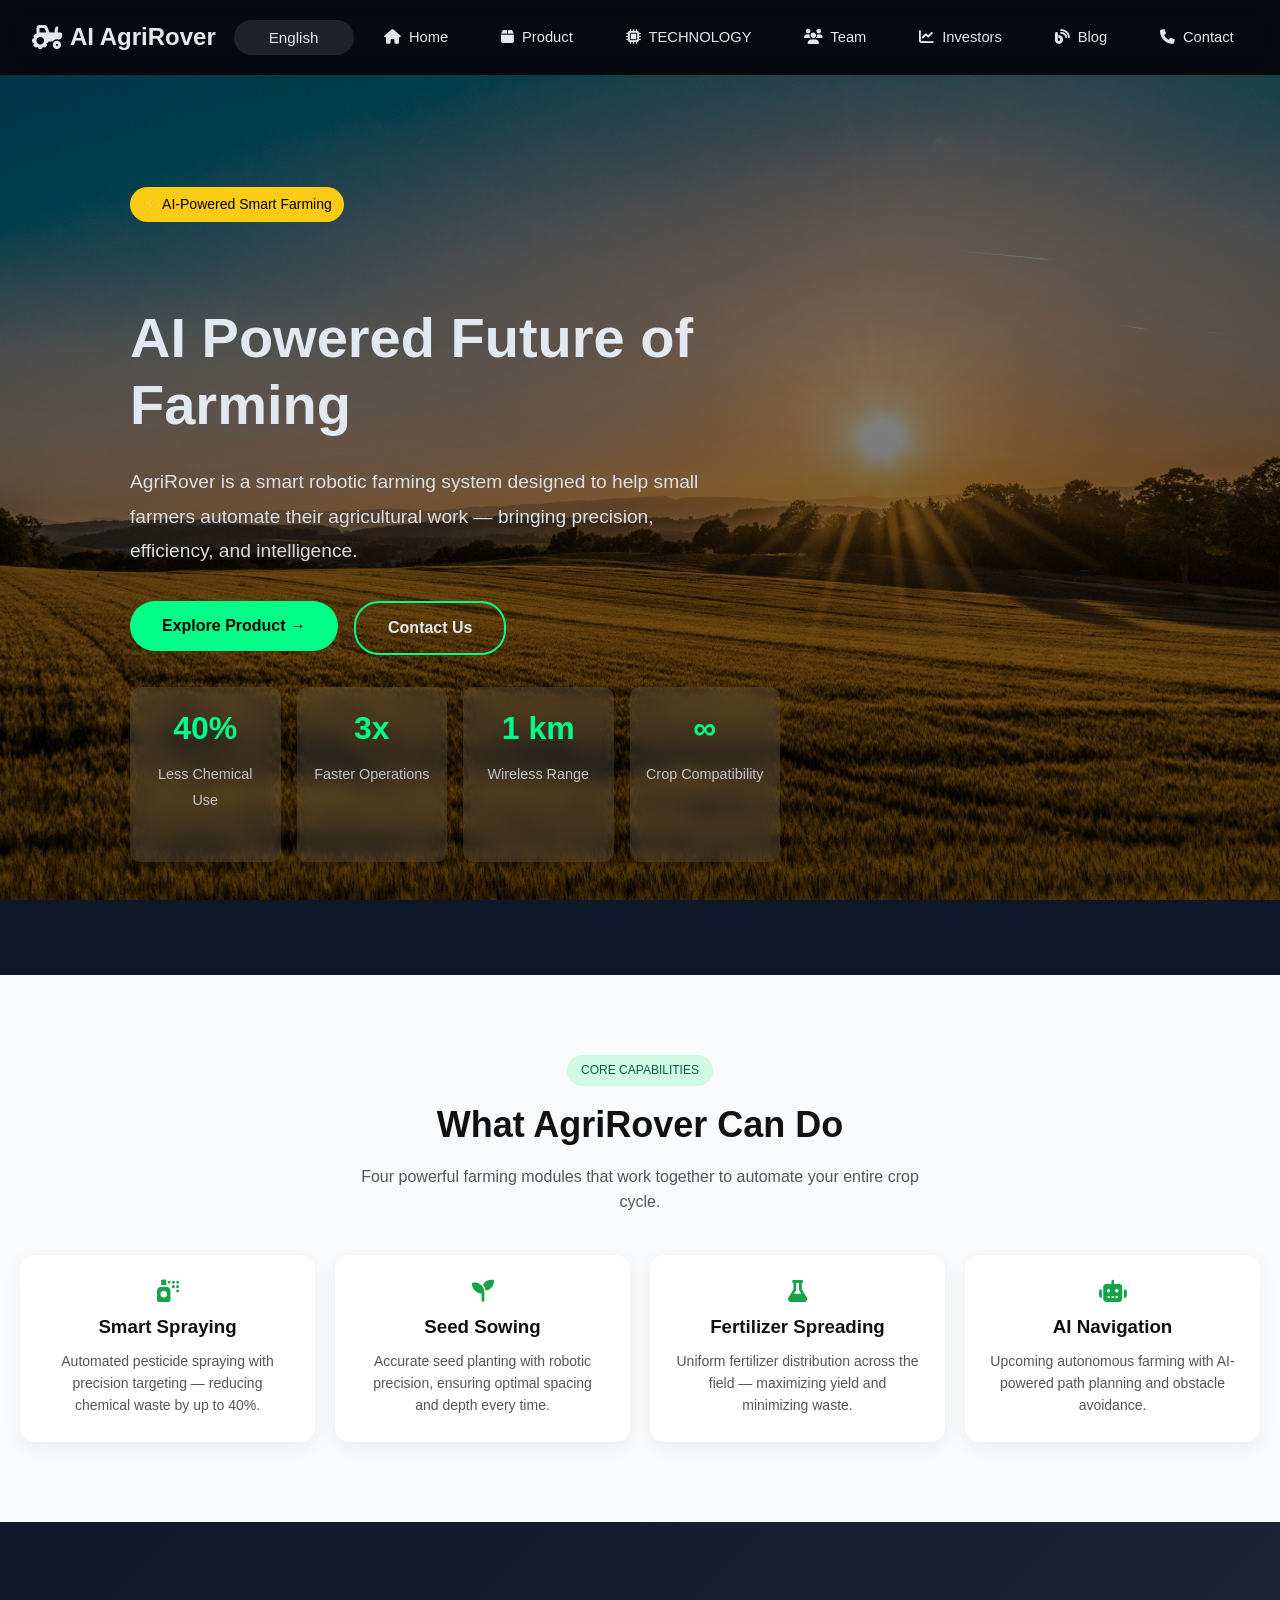
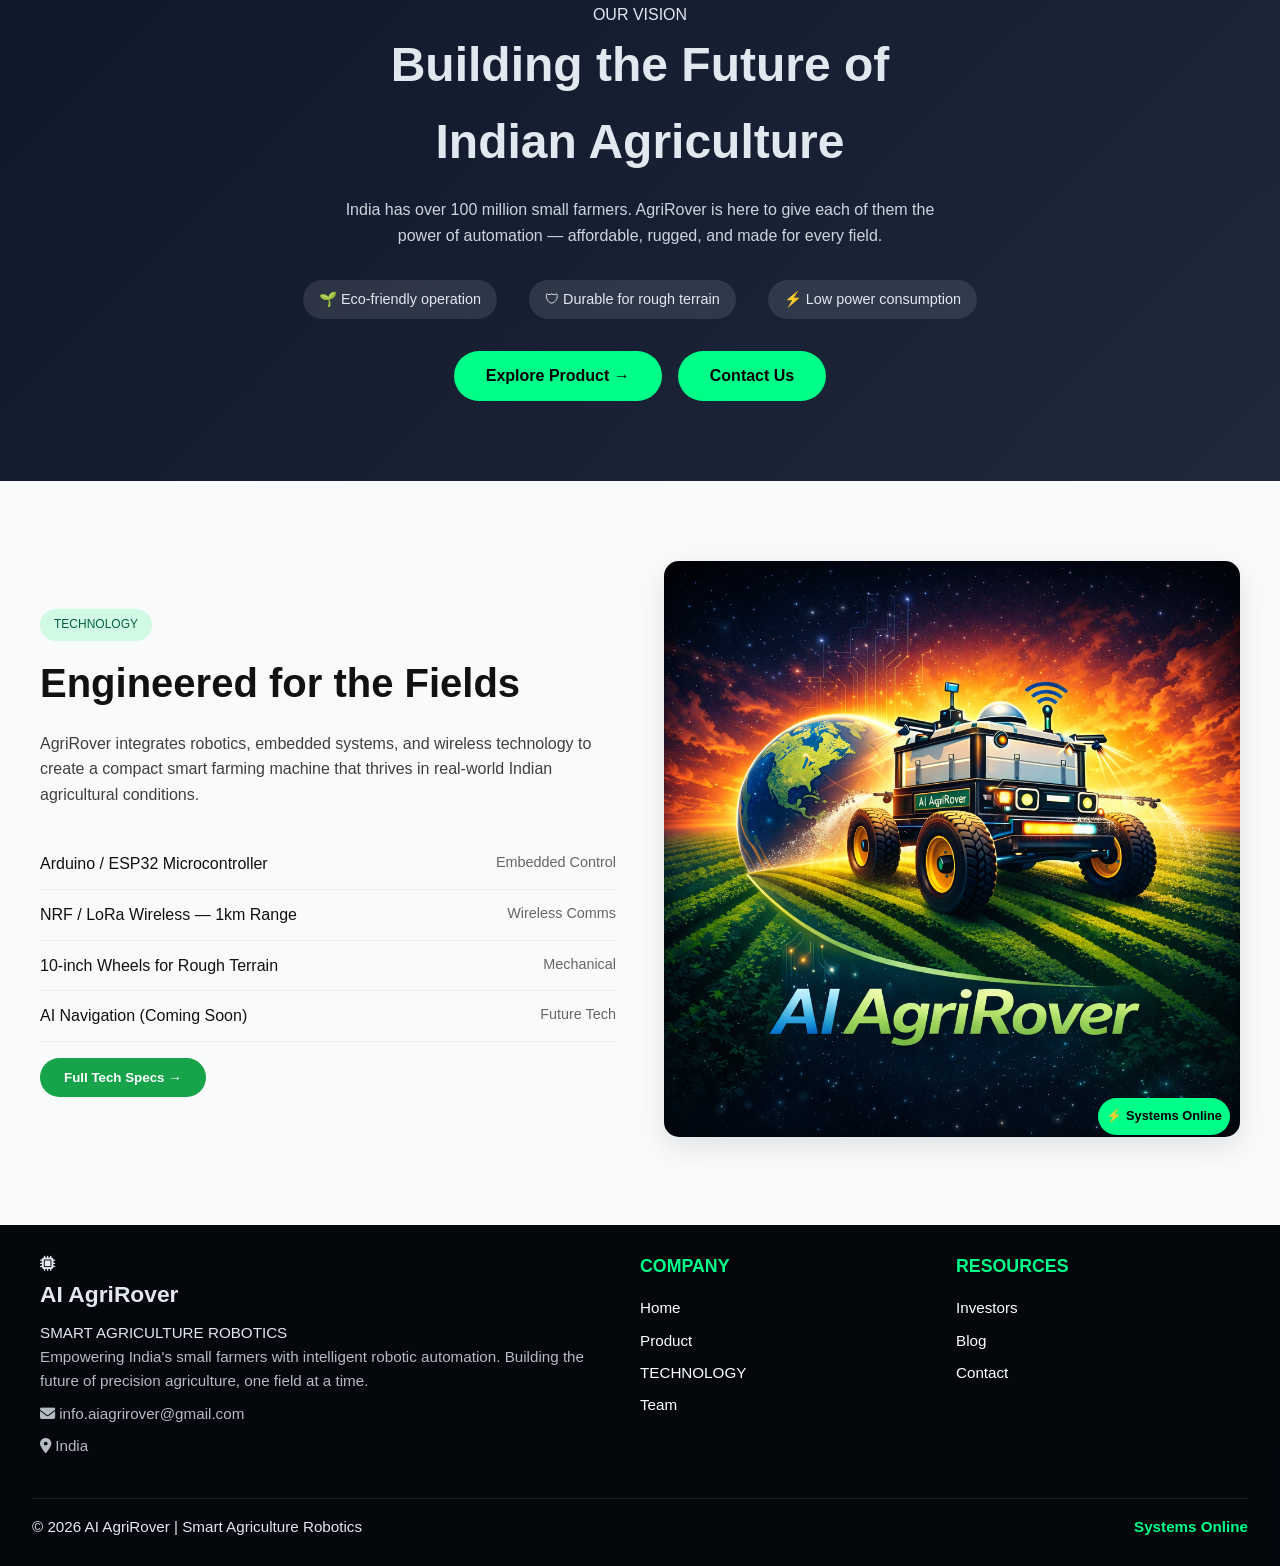
<file: index.html>
<!DOCTYPE html>
<html lang="en">

<head>
<meta charset="UTF-8">
<meta name="viewport" content="width=device-width, initial-scale=1.0">

<title>AI AgriRover - Smart Agricultural Robotics</title>
<meta name="description" content="AI-powered smart farming system for small farmers. Precision agriculture with robotic automation, reducing chemical use by 40% and increasing efficiency.">
<meta name="keywords" content="AI agriculture, smart farming, robotic farming, precision agriculture, AgriRover, farming automation">
<meta name="author" content="AI AgriRover Team">

<!-- Open Graph / Facebook -->
<meta property="og:type" content="website">
<meta property="og:url" content="https://aiagrirover.com/">
<meta property="og:title" content="AI AgriRover - Smart Agricultural Robotics">
<meta property="og:description" content="AI-powered smart farming system for small farmers. Precision agriculture with robotic automation.">
<meta property="og:image" content="image/logo.png">

<!-- Twitter -->
<meta property="twitter:card" content="summary_large_image">
<meta property="twitter:url" content="https://aiagrirover.com/">
<meta property="twitter:title" content="AI AgriRover - Smart Agricultural Robotics">
<meta property="twitter:description" content="AI-powered smart farming system for small farmers. Precision agriculture with robotic automation.">
<meta property="twitter:image" content="image/logo.png">

<link rel="stylesheet" href="css/style.css">
<link rel="icon" type="image/png" href="image/logo.png">
<!-- Icons (Font Awesome) -->
<link rel="stylesheet" href="https://cdnjs.cloudflare.com/ajax/libs/font-awesome/6.5.0/css/all.min.css">

</head>

<body>

<nav>
<div class="nav-left">
<div class="logo">
<i class="fas fa-tractor"></i> AI AgriRover
</div>
</div>

<div class="nav-actions">
<div class="lang-dropdown">
<button type="button" class="lang-toggle" id="lang-toggle" aria-label="Select language" aria-expanded="false" aria-haspopup="true" aria-controls="lang-menu">English</button>
<div class="lang-dropdown-content" id="lang-menu" role="menu" aria-labelledby="lang-toggle">
<button type="button" role="menuitem" onclick="changeLanguage('en')">English</button>
<button type="button" role="menuitem" onclick="changeLanguage('hi')">हिन्दी</button>
<button type="button" role="menuitem" onclick="changeLanguage('mr')">मराठी</button>
<button type="button" role="menuitem" onclick="changeLanguage('ta')">தமிழ்</button>
<button type="button" role="menuitem" onclick="changeLanguage('te')">తెలుగు</button>
<button type="button" role="menuitem" onclick="changeLanguage('pa')">ਪੰਜਾਬੀ</button>
</div>
</div>
</div>

<button class="menu-toggle" aria-label="Toggle navigation menu" onclick="toggleMenu()">
<span></span>
<span></span>
<span></span>
</button>

<ul id="navMenu">
<li><a href="index.html"><i class="fas fa-home"></i> <span data-key="home">Home</span></a></li>
<li><a href="product.html"><i class="fas fa-box"></i> <span data-key="product">Product</span></a></li>
<li><a href="technology.html"><i class="fas fa-microchip"></i> <span data-key="technology">Technology</span></a></li>
<li><a href="team.html"><i class="fas fa-users"></i> <span data-key="team">Team</span></a></li>
<li><a href="investors.html"><i class="fas fa-chart-line"></i> <span data-key="investors">Investors</span></a></li>
<li><a href="blog.html"><i class="fas fa-blog"></i> <span data-key="blog">Blog</span></a></li>
<li><a href="contact.html"><i class="fas fa-phone"></i> <span data-key="contact">Contact</span></a></li>
</ul>
</nav>

<section class="hero">
  <div class="hero-overlay"></div>

  <div class="hero-content">

    <div class="tag" data-key="tag">⚡ AI-Powered Smart Farming</div>

    <h1>
      <br>
      <span data-key="title">Future of Farming</span>
    </h1>

    <p data-key="subtitle">
      AgriRover is a smart robotic farming system designed to help small farmers automate their agricultural work — bringing precision, efficiency, and intelligence.
    </p>

    <div class="hero-buttons">
      <a href="product.html"><button class="btn primary" data-key="exploreProduct">Explore Product →</button></a>
      <a href="contact.html"><button class="btn secondary" data-key="contactUs">Contact Us</button></a>
    </div>

    <div class="hero-stats">
      <div><h3>40%</h3><p data-key="lessChemical">Less Chemical Use</p></div>
      <div><h3>3x</h3><p data-key="fasterOps">Faster Operations</p></div>
      <div><h3>1 km</h3><p data-key="wirelessRange">Wireless Range</p></div>
      <div><h3>∞</h3><p data-key="cropCompat">Crop Compatibility</p></div>
    </div>

  </div>
</section>

<section class="features">
    
  
  <div class="section-tag" data-key="coreCapabilities">CORE CAPABILITIES</div>

  <h2 data-key="whatCanDo">What AgriRover Can Do</h2>

  <p class="section-sub" data-key="featuresSub">
    Four powerful farming modules that work together to automate your entire crop cycle.
  </p>

  <div class="cards">

    <div class="card">
      <i class="fas fa-spray-can"></i>
      <h3 data-key="smartSpraying">Smart Spraying</h3>
      <p data-key="sprayingDesc">Automated pesticide spraying with precision targeting — reducing chemical waste by up to 40%.</p>
    </div>

    <div class="card">
      <i class="fas fa-seedling"></i>
      <h3 data-key="seedSowing">Seed Sowing</h3>
      <p data-key="sowingDesc">Accurate seed planting with robotic precision, ensuring optimal spacing and depth every time.</p>
    </div>

    <div class="card">
      <i class="fas fa-flask"></i>
      <h3 data-key="fertilizerSpreading">Fertilizer Spreading</h3>
      <p data-key="fertilizerDesc">Uniform fertilizer distribution across the field — maximizing yield and minimizing waste.</p>
    </div>

    <div class="card">
      <i class="fas fa-robot"></i>
      <h3 data-key="aiNavigation">AI Navigation</h3>
      <p data-key="aiDesc">Upcoming autonomous farming with AI-powered path planning and obstacle avoidance.</p>
    </div>

  </div>

</section>
<section class="vision">

  <div class="vision-tag" data-key="ourVision">OUR VISION</div>

  <!-- <h2> Building the Future of <br>
    <span data-key="visionTitle">Indian Agriculture</span>
  </h2> -->

  <!-- <h2>
  <span data-key="buildingFutureOf">Building the Future of</span><br>
  <span data-key="visionTitle">Indian Agriculture</span>
  </h2> -->
  <h2>
  <span data-key="buildingFutureOf">Building the Future of</span><br>
  <span data-key="visionTitle">Indian Agriculture</span>
  </h2>

  <p data-key="visionDesc">
    India has over 100 million small farmers. AgriRover is here to give each of them the power of automation — affordable, rugged, and made for every field.
  </p>

  <div class="vision-points">
    <span data-key="ecoFriendly">🌱 Eco-friendly operation</span>
    <span data-key="durable">🛡 Durable for rough terrain</span>
    <span data-key="lowPower">⚡ Low power consumption</span>
  </div>

  <div class="vision-buttons">
    <a href="product.html">
<button class="btn" data-key="exploreProduct">Explore Product →</button>
</a>
    <a href="contact.html">
<button class="btn" data-key="contactUs">Contact Us</button>
</a>
  </div>

</section>

<section class="technology">

  <div class="tech-container">

    <!-- LEFT -->
    <div class="tech-left">

      <div class="section-tag" data-key="technology">TECHNOLOGY</div>

      <h2 data-key="engineered">Engineered for the Fields</h2>

      <p data-key="techDesc">
        AgriRover integrates robotics, embedded systems, and wireless technology to create a compact smart farming machine that thrives in real-world Indian agricultural conditions.
      </p>

      <ul class="tech-list">
        <li>
          Arduino / ESP32 Microcontroller
          <span data-key="embedded">Embedded Control</span>
        </li>

        <li>
          NRF / LoRa Wireless — 1km Range
          <span data-key="wireless">Wireless Comms</span>
        </li>

        <li>
          10-inch Wheels for Rough Terrain
          <span data-key="mechanical">Mechanical</span>
        </li>

        <li>
          AI Navigation (Coming Soon)
          <span data-key="futureTech">Future Tech</span>
        </li>
      </ul>

      <button class="tech-btn" data-key="fullSpecs">Full Tech Specs →</button>

    </div>

    <!-- RIGHT -->
    <div class="tech-right">
      <img src="image/rover.png" alt="AgriRover" loading="lazy">

      <div class="status" data-key="systemsOnline">⚡ Systems Online</div>
    </div>

  </div>

</section>

<footer class="footer">

  <div class="footer-container">

    <!-- LEFT -->
    <div class="footer-left">

      <div class="footer-logo">
        <i class="fas fa-microchip"></i>
        <div>
          <h2>AI AgriRover</h2>
          <span data-key="smartAgri">SMART AGRICULTURE ROBOTICS</span>
        </div>
      </div>

      <p class="footer-desc" data-key="footerDesc">
        Empowering India's small farmers with intelligent robotic automation.
        Building the future of precision agriculture, one field at a time.
      </p>

      <p><i class="fas fa-envelope"></i> info.aiagrirover@gmail.com</p>
      <p><i class="fas fa-map-marker-alt"></i> <span data-key="location">India</span></p>

    </div>

    <!-- COMPANY -->
    <div class="footer-links">
      <h3 data-key="company">COMPANY</h3>
      <a href="index.html" data-key="home">Home</a>
      <a href="product.html" data-key="product">Product</a>
      <a href="technology.html" data-key="technology">Technology</a>
      <a href="team.html" data-key="team">Team</a>
    </div>

    <!-- RESOURCES -->
    <div class="footer-links">
      <h3 data-key="resources">RESOURCES</h3>
      <a href="investors.html" data-key="investors">Investors</a>
      <a href="blog.html" data-key="blog">Blog</a>
      <a href="contact.html" data-key="contact">Contact</a>
    </div>

  </div>

  <!-- BOTTOM -->
  <div class="footer-bottom">
    <p data-key="copyright">© 2026 AI AgriRover | Smart Agriculture Robotics</p>
    <span class="status-dot" data-key="statusOnline">Systems Online</span>
  </div>

</footer>

<script src="js/lang.js"></script>
<script src="js/script.js"></script>

</body>
</html>
</file>
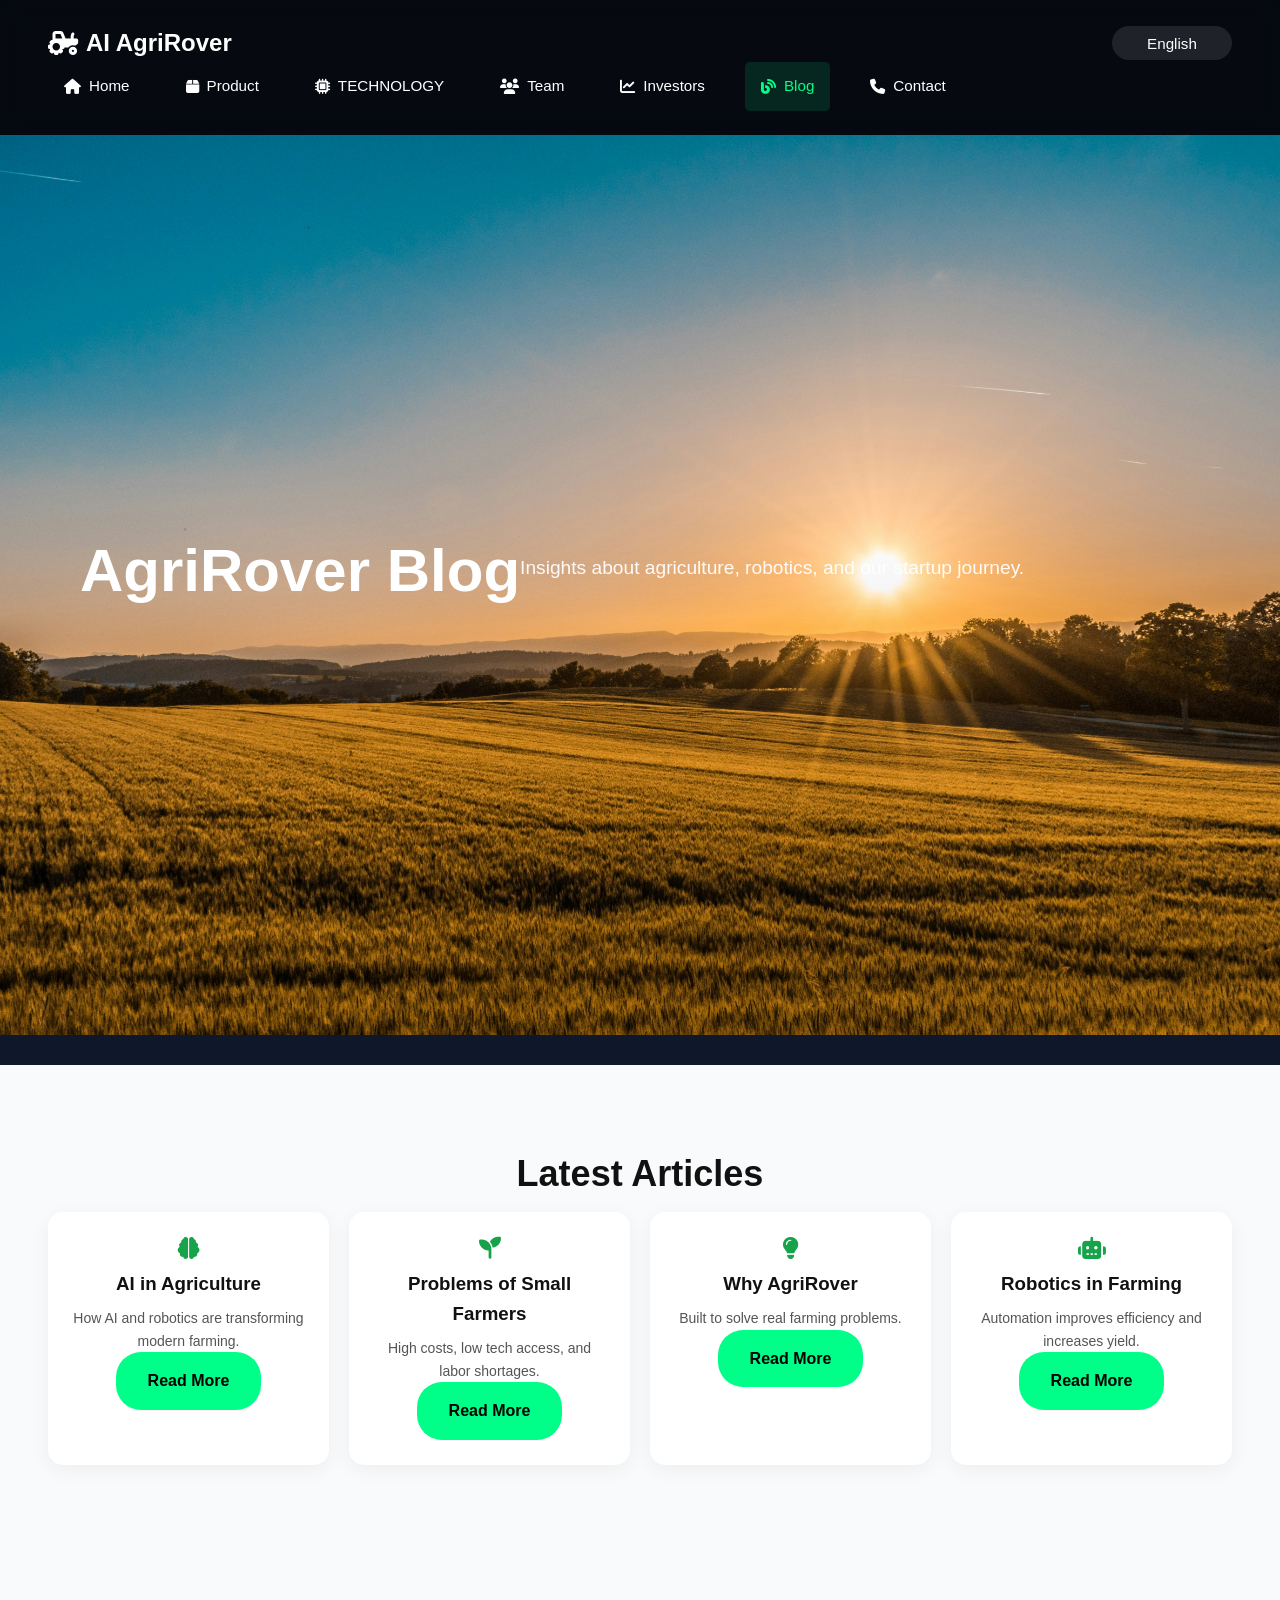
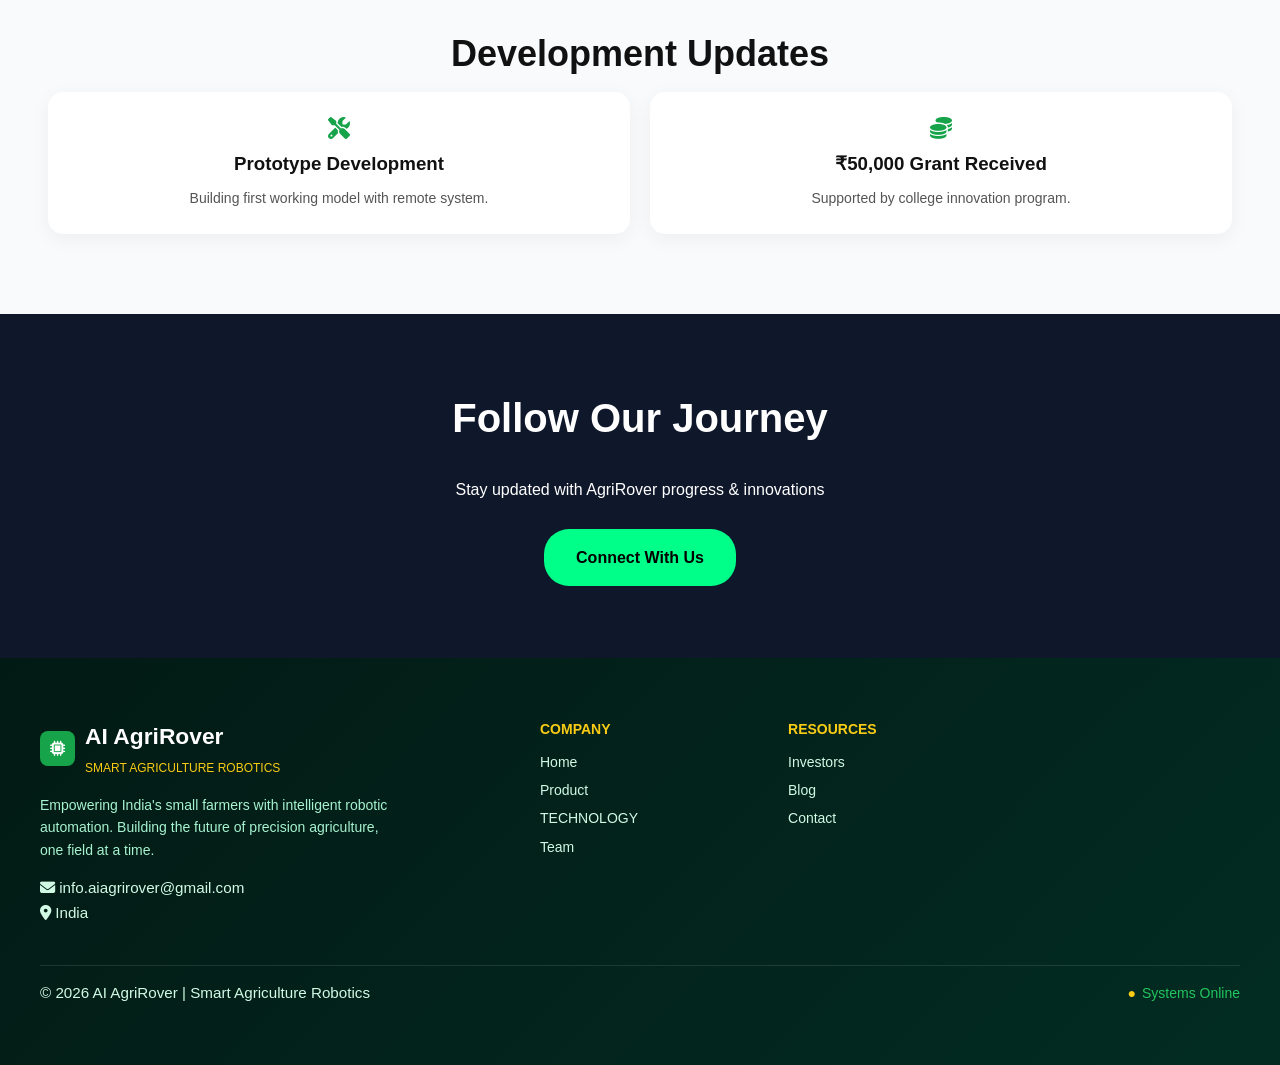
<file: blog.html>
<!DOCTYPE html>
<html lang="en">

<head>
<meta charset="UTF-8">
<meta name="viewport" content="width=device-width, initial-scale=1.0">
<title>AgriRover Blog</title>
<link rel="stylesheet" href="style.css">
<link rel="stylesheet" href="https://cdnjs.cloudflare.com/ajax/libs/font-awesome/6.5.0/css/all.min.css">
</head>

<body>

<nav>
<div class="nav-left">
<div class="logo">
<i class="fas fa-tractor"></i> AI AgriRover
</div>
</div>

<div class="nav-actions">
<div class="lang-dropdown">
<button type="button" class="lang-toggle" id="lang-toggle" aria-label="Select language" aria-expanded="false" aria-haspopup="true" aria-controls="lang-menu">English</button>
<div class="lang-dropdown-content" id="lang-menu" role="menu" aria-labelledby="lang-toggle">
<button type="button" role="menuitem" onclick="changeLanguage('en')">English</button>
<button type="button" role="menuitem" onclick="changeLanguage('hi')">हिन्दी</button>
<button type="button" role="menuitem" onclick="changeLanguage('mr')">मराठी</button>
<button type="button" role="menuitem" onclick="changeLanguage('ta')">தமிழ்</button>
<button type="button" role="menuitem" onclick="changeLanguage('te')">తెలుగు</button>
<button type="button" role="menuitem" onclick="changeLanguage('pa')">ਪੰਜਾਬੀ</button>
</div>
</div>
</div>

<button class="menu-toggle" aria-label="Toggle navigation menu" onclick="toggleMenu()">
<span></span>
<span></span>
<span></span>
</button>

<ul id="navMenu">
<li><a href="index.html"><i class="fas fa-home"></i> <span data-key="home">Home</span></a></li>
<li><a href="product.html"><i class="fas fa-box"></i> <span data-key="product">Product</span></a></li>
<li><a href="technology.html"><i class="fas fa-microchip"></i> <span data-key="technology">Technology</span></a></li>
<li><a href="team.html"><i class="fas fa-users"></i> <span data-key="team">Team</span></a></li>
<li><a href="investors.html"><i class="fas fa-chart-line"></i> <span data-key="investors">Investors</span></a></li>
<li><a href="blog.html" aria-current="page"><i class="fas fa-blog"></i> <span data-key="blog">Blog</span></a></li>
<li><a href="contact.html"><i class="fas fa-phone"></i> <span data-key="contact">Contact</span></a></li>
</ul>
</nav>

<section class="hero">
<h1 data-key="blogHeroTitle">AgriRover Blog</h1>
<p data-key="blogHeroSub">Insights on agriculture, robotics, and our startup journey.</p>
</section>

<section class="features">
<h2 data-key="blogLatestTitle">Latest Articles</h2>
<div class="cards">
<div class="card">
<i class="fas fa-brain icon"></i>
<h3 data-key="blogArt1Title">Future of AI in Agriculture</h3>
<p data-key="blogArt1Desc">AI & robotics are transforming modern farming.</p>
<a href="#" class="btn"><span data-key="readMore">Read More</span></a>
</div>
<div class="card">
<i class="fas fa-seedling icon"></i>
<h3 data-key="blogArt2Title">Problems of Small Farmers</h3>
<p data-key="blogArt2Desc">High cost, low tech access & labor shortage.</p>
<a href="#" class="btn"><span data-key="readMore">Read More</span></a>
</div>
<div class="card">
<i class="fas fa-lightbulb icon"></i>
<h3 data-key="blogArt3Title">Why AgriRover</h3>
<p data-key="blogArt3Desc">Built to solve real farming problems.</p>
<a href="#" class="btn"><span data-key="readMore">Read More</span></a>
</div>
<div class="card">
<i class="fas fa-robot icon"></i>
<h3 data-key="blogArt4Title">Robotics in Farming</h3>
<p data-key="blogArt4Desc">Automation improving efficiency & yield.</p>
<a href="#" class="btn"><span data-key="readMore">Read More</span></a>
</div>
</div>
</section>

<section class="features">
<h2 data-key="blogDevTitle">Development Updates</h2>
<div class="cards">
<div class="card">
<i class="fas fa-tools icon"></i>
<h3 data-key="blogDev1Title">Prototype Development</h3>
<p data-key="blogDev1Desc">Building first working model with remote system.</p>
</div>
<div class="card">
<i class="fas fa-coins icon"></i>
<h3 data-key="blogDev2Title">₹50,000 Grant Received</h3>
<p data-key="blogDev2Desc">Supported by college innovation program.</p>
</div>
</div>
</section>

<section class="cta">
<h2 data-key="blogFollowTitle">Follow Our Journey</h2>
<p data-key="blogFollowSub">Stay updated with AgriRover progress & innovations</p>
<br>
<a href="contact.html" class="btn" data-key="blogConnectBtn">Connect With Us</a>
</section>

<footer class="footer">
  <div class="footer-container">
    <div class="footer-left">
      <div class="footer-logo">
        <i class="fas fa-microchip"></i>
        <div>
          <h2>AI AgriRover</h2>
          <span data-key="smartAgri">SMART AGRICULTURE ROBOTICS</span>
        </div>
      </div>
      <p class="footer-desc" data-key="footerDesc">Empowering India's small farmers with intelligent robotic automation. Building the future of precision agriculture, one field at a time.</p>
      <p><i class="fas fa-envelope"></i> info.aiagrirover@gmail.com</p>
      <p><i class="fas fa-map-marker-alt"></i> <span data-key="location">India</span></p>
    </div>
    <div class="footer-links">
      <h3 data-key="company">COMPANY</h3>
      <a href="index.html" data-key="home">Home</a>
      <a href="product.html" data-key="product">Product</a>
      <a href="technology.html" data-key="technology">Technology</a>
      <a href="team.html" data-key="team">Team</a>
    </div>
    <div class="footer-links">
      <h3 data-key="resources">RESOURCES</h3>
      <a href="investors.html" data-key="investors">Investors</a>
      <a href="blog.html" data-key="blog">Blog</a>
      <a href="contact.html" data-key="contact">Contact</a>
    </div>
  </div>
  <div class="footer-bottom">
    <p data-key="copyright">© 2026 AI AgriRover | Smart Agriculture Robotics</p>
    <span class="status-dot" data-key="statusOnline">Systems Online</span>
  </div>
</footer>

<script src="js/lang.js"></script>
<script src="js/script.js"></script>
</body>
</html>
</file>
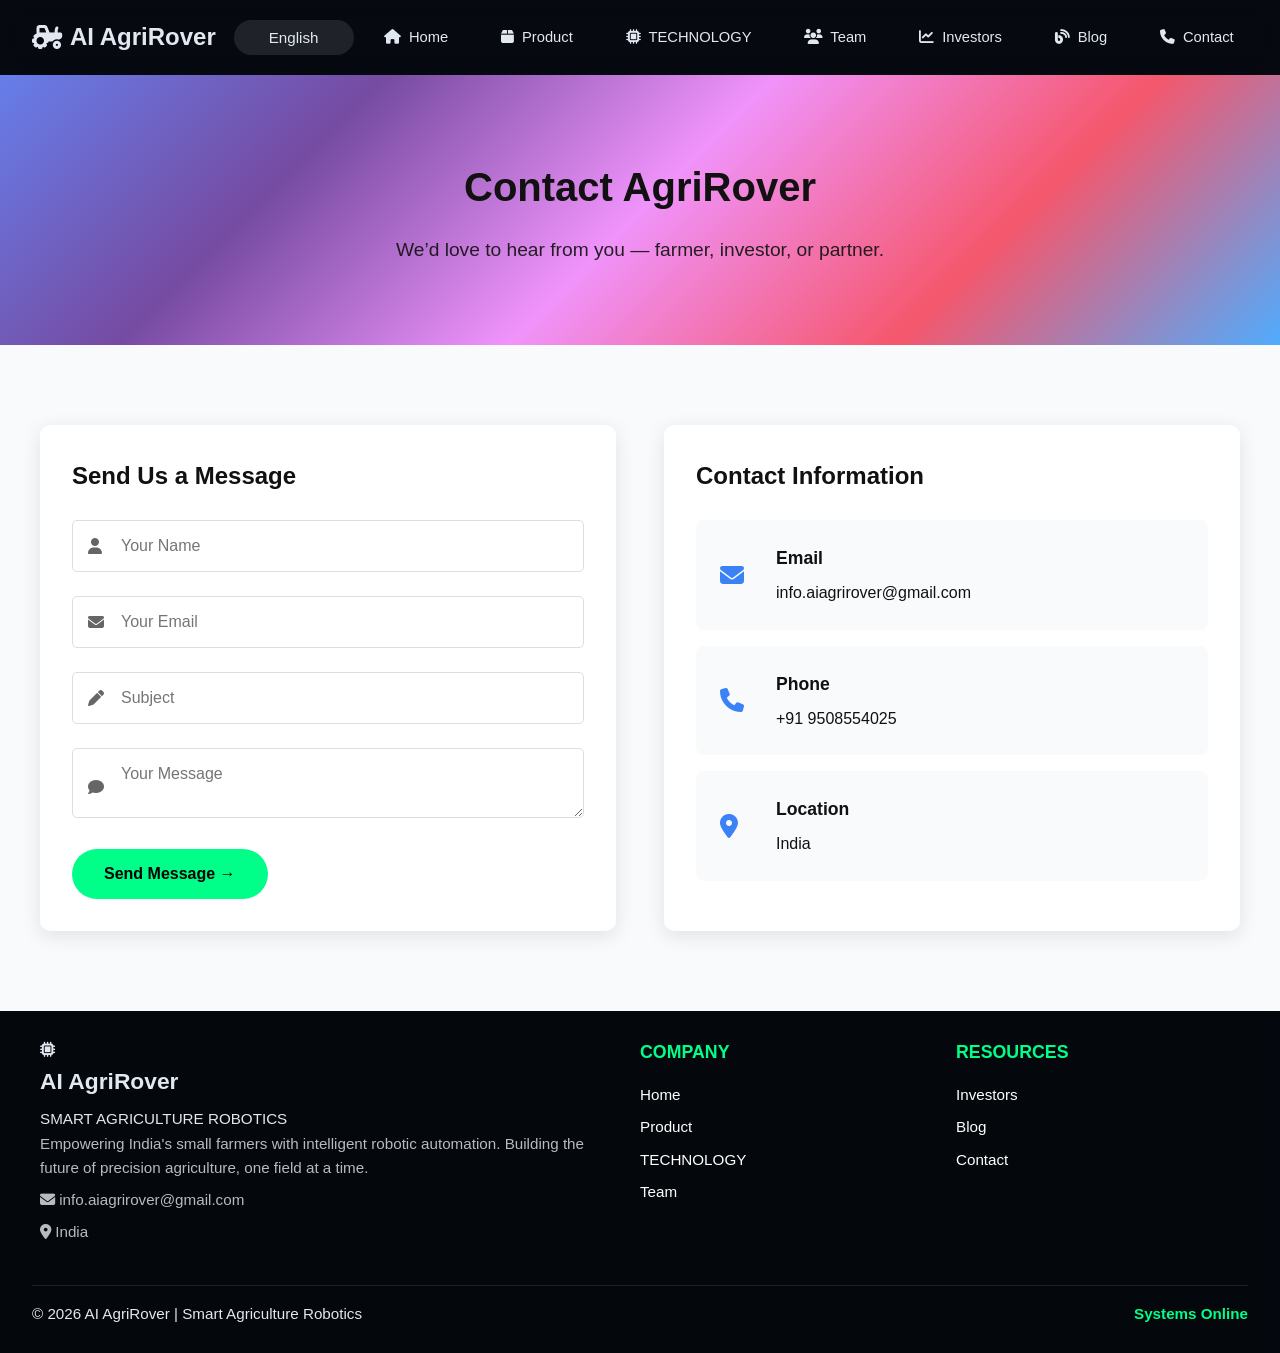
<file: contact.html>
<!DOCTYPE html>
<html lang="en">

<head>
<meta charset="UTF-8">
<meta name="viewport" content="width=device-width, initial-scale=1.0">
<title>Contact AgriRover</title>
<link rel="stylesheet" href="css/style.css">
<link rel="stylesheet" href="https://cdnjs.cloudflare.com/ajax/libs/font-awesome/6.5.0/css/all.min.css">
</head>

<body>

<nav>
<div class="nav-left">
<div class="logo">
<i class="fas fa-tractor"></i> AI AgriRover
</div>
</div>

<div class="nav-actions">
<div class="lang-dropdown">
<button type="button" class="lang-toggle" id="lang-toggle" aria-label="Select language" aria-expanded="false" aria-haspopup="true" aria-controls="lang-menu">English</button>
<div class="lang-dropdown-content" id="lang-menu" role="menu" aria-labelledby="lang-toggle">
<button type="button" role="menuitem" onclick="changeLanguage('en')">English</button>
<button type="button" role="menuitem" onclick="changeLanguage('hi')">हिन्दी</button>
<button type="button" role="menuitem" onclick="changeLanguage('mr')">मराठी</button>
<button type="button" role="menuitem" onclick="changeLanguage('ta')">தமிழ்</button>
<button type="button" role="menuitem" onclick="changeLanguage('te')">తెలుగు</button>
<button type="button" role="menuitem" onclick="changeLanguage('pa')">ਪੰਜਾਬੀ</button>
</div>
</div>
</div>

<button class="menu-toggle" aria-label="Toggle navigation menu" onclick="toggleMenu()">
<span></span>
<span></span>
<span></span>
</button>

<ul id="navMenu">
<li><a href="index.html"><i class="fas fa-home"></i> <span data-key="home">Home</span></a></li>
<li><a href="product.html"><i class="fas fa-box"></i> <span data-key="product">Product</span></a></li>
<li><a href="technology.html"><i class="fas fa-microchip"></i> <span data-key="technology">Technology</span></a></li>
<li><a href="team.html"><i class="fas fa-users"></i> <span data-key="team">Team</span></a></li>
<li><a href="investors.html"><i class="fas fa-chart-line"></i> <span data-key="investors">Investors</span></a></li>
<li><a href="blog.html"><i class="fas fa-blog"></i> <span data-key="blog">Blog</span></a></li>
<li><a href="contact.html" aria-current="page"><i class="fas fa-phone"></i> <span data-key="contact">Contact</span></a></li>
</ul>
</nav>

<section class="contact-hero">
  <h1 data-key="contactPageTitle">Contact AgriRover</h1>
  <p data-key="contactPageSub">We’d love to hear from you — farmer, investor or partner.</p>
</section>

<section class="contact-section">
  <div class="contact-container">
    <div class="contact-form-box">
      <h2 data-key="sendUsMessage">Send Us a Message</h2>
      <form onsubmit="sendMail(event)">
        <div class="input-group">
          <i class="fas fa-user"></i>
          <input type="text" id="name" data-placeholder="placeholderName" placeholder="Your Name" required>
        </div>
        <div class="input-group">
          <i class="fas fa-envelope"></i>
          <input type="email" id="email" data-placeholder="placeholderEmail" placeholder="Your Email" required>
        </div>
        <div class="input-group">
          <i class="fas fa-pen"></i>
          <input type="text" id="subject" data-placeholder="placeholderSubject" placeholder="Subject">
        </div>
        <div class="input-group">
          <i class="fas fa-comment"></i>
          <textarea id="message" data-placeholder="placeholderMessage" placeholder="Your Message"></textarea>
        </div>
        <button type="submit" class="btn" data-key="sendMessageBtn">Send Message →</button>
      </form>
    </div>
    <div class="contact-info">
      <h2 data-key="contactInformation">Contact Information</h2>
      <div class="info-card">
        <i class="fas fa-envelope"></i>
        <div>
          <h3 data-key="labelEmail">Email</h3>
          <p>info.aiagrirover@gmail.com</p>
        </div>
      </div>
      <div class="info-card">
        <i class="fas fa-phone"></i>
        <div>
          <h3 data-key="labelPhone">Phone</h3>
          <p>+91 9508554025</p>
        </div>
      </div>
      <div class="info-card">
        <i class="fas fa-map-marker-alt"></i>
        <div>
          <h3 data-key="labelLocation">Location</h3>
          <p data-key="location">India</p>
        </div>
      </div>
    </div>
  </div>
</section>

<footer class="footer">
  <div class="footer-container">
    <div class="footer-left">
      <div class="footer-logo">
        <i class="fas fa-microchip"></i>
        <div>
          <h2>AI AgriRover</h2>
          <span data-key="smartAgri">SMART AGRICULTURE ROBOTICS</span>
        </div>
      </div>
      <p class="footer-desc" data-key="footerDesc">Empowering India's small farmers with intelligent robotic automation. Building the future of precision agriculture, one field at a time.</p>
      <p><i class="fas fa-envelope"></i> info.aiagrirover@gmail.com</p>
      <p><i class="fas fa-map-marker-alt"></i> <span data-key="location">India</span></p>
    </div>
    <div class="footer-links">
      <h3 data-key="company">COMPANY</h3>
      <a href="index.html" data-key="home">Home</a>
      <a href="product.html" data-key="product">Product</a>
      <a href="technology.html" data-key="technology">Technology</a>
      <a href="team.html" data-key="team">Team</a>
    </div>
    <div class="footer-links">
      <h3 data-key="resources">RESOURCES</h3>
      <a href="investors.html" data-key="investors">Investors</a>
      <a href="blog.html" data-key="blog">Blog</a>
      <a href="contact.html" data-key="contact">Contact</a>
    </div>
  </div>
  <div class="footer-bottom">
    <p data-key="copyright">© 2026 AI AgriRover | Smart Agriculture Robotics</p>
    <span class="status-dot" data-key="statusOnline">Systems Online</span>
  </div>
</footer>

<script src="js/lang.js"></script>
<script src="js/script.js"></script>
</body>
</html>
</file>
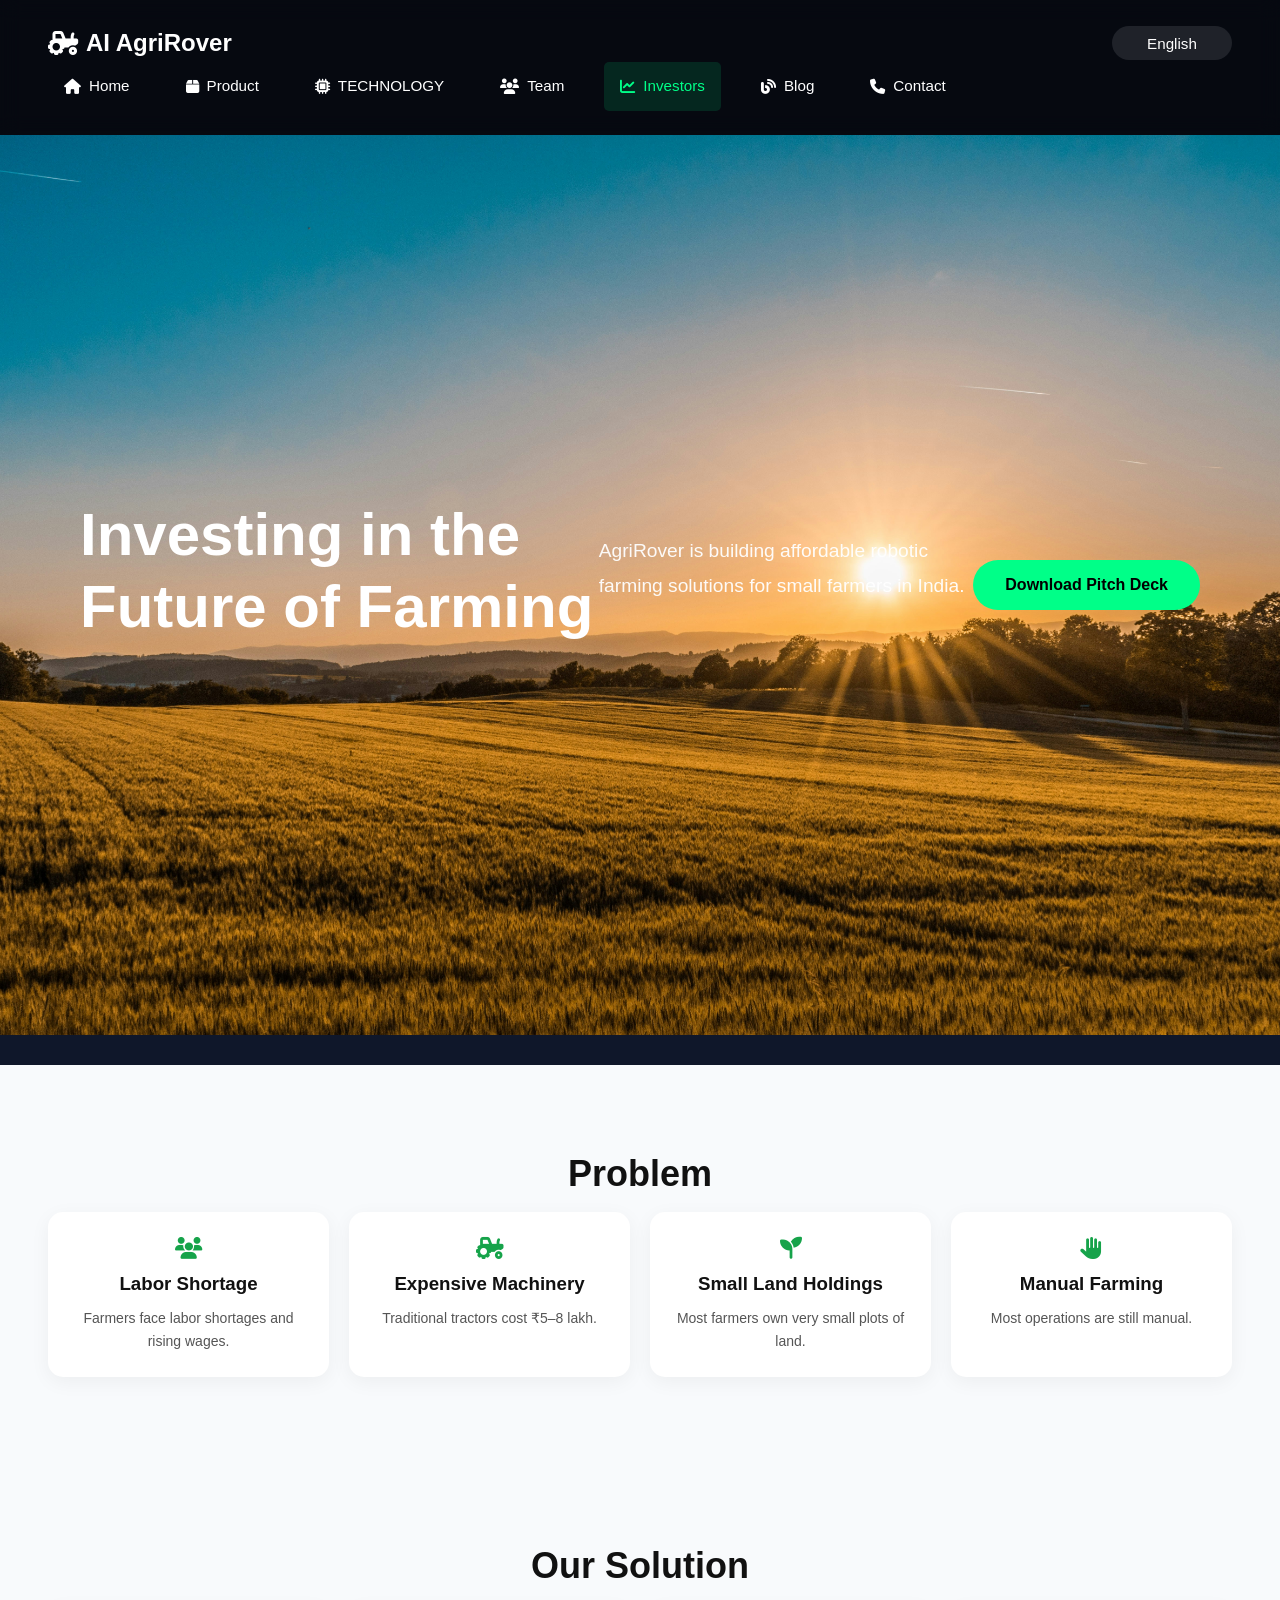
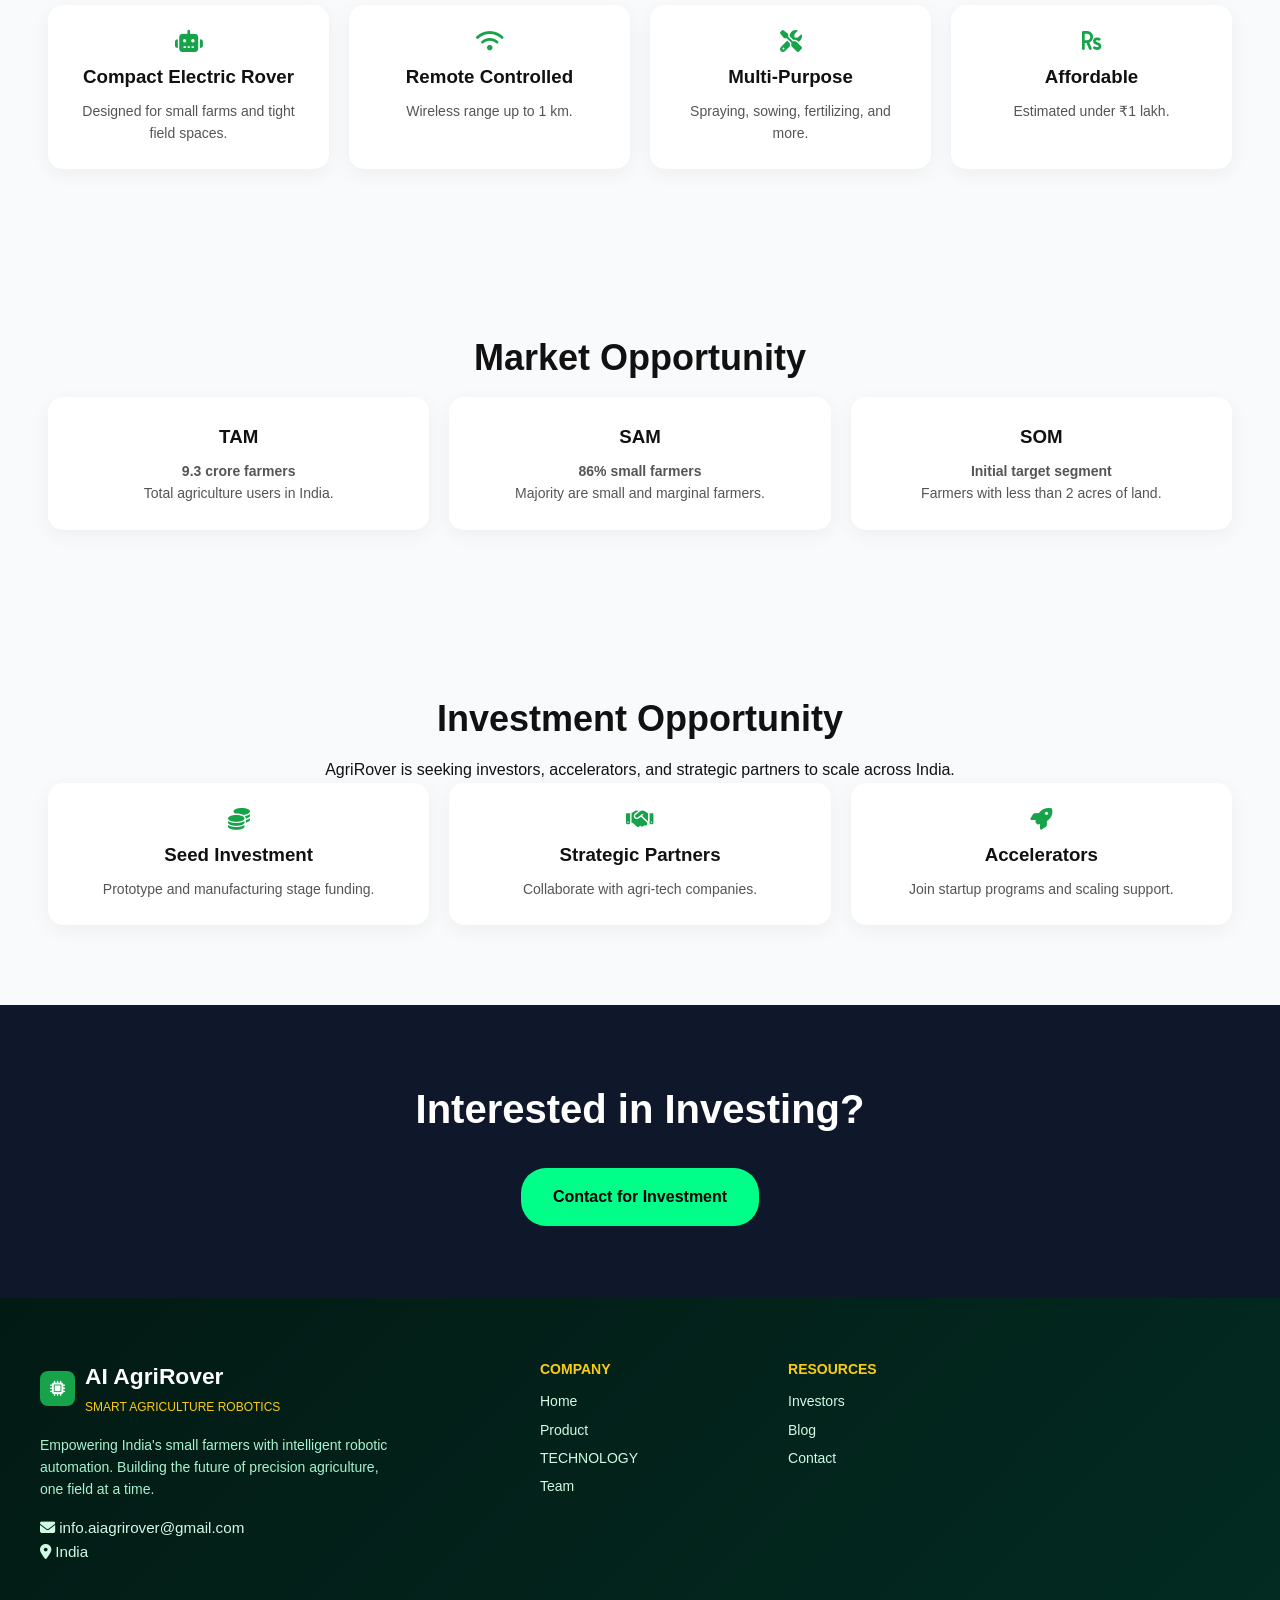
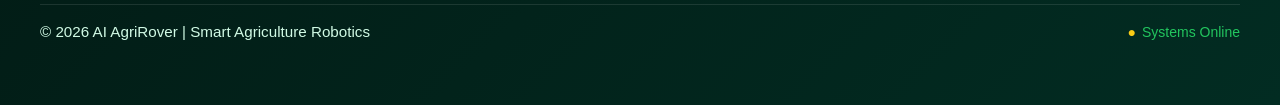
<file: investors.html>
<!DOCTYPE html>
<html lang="en">

<head>
<meta charset="UTF-8">
<meta name="viewport" content="width=device-width, initial-scale=1.0">
<title>AgriRover Investors</title>
<link rel="stylesheet" href="style.css">
<link rel="stylesheet" href="https://cdnjs.cloudflare.com/ajax/libs/font-awesome/6.5.0/css/all.min.css">
</head>

<body>

<nav>
<div class="nav-left">
<div class="logo">
<i class="fas fa-tractor"></i> AI AgriRover
</div>
</div>

<div class="nav-actions">
<div class="lang-dropdown">
<button type="button" class="lang-toggle" id="lang-toggle" aria-label="Select language" aria-expanded="false" aria-haspopup="true" aria-controls="lang-menu">English</button>
<div class="lang-dropdown-content" id="lang-menu" role="menu" aria-labelledby="lang-toggle">
<button type="button" role="menuitem" onclick="changeLanguage('en')">English</button>
<button type="button" role="menuitem" onclick="changeLanguage('hi')">हिन्दी</button>
<button type="button" role="menuitem" onclick="changeLanguage('mr')">मराठी</button>
<button type="button" role="menuitem" onclick="changeLanguage('ta')">தமிழ்</button>
<button type="button" role="menuitem" onclick="changeLanguage('te')">తెలుగు</button>
<button type="button" role="menuitem" onclick="changeLanguage('pa')">ਪੰਜਾਬੀ</button>
</div>
</div>
</div>

<button class="menu-toggle" aria-label="Toggle navigation menu" onclick="toggleMenu()">
<span></span>
<span></span>
<span></span>
</button>

<ul id="navMenu">
<li><a href="index.html"><i class="fas fa-home"></i> <span data-key="home">Home</span></a></li>
<li><a href="product.html"><i class="fas fa-box"></i> <span data-key="product">Product</span></a></li>
<li><a href="technology.html"><i class="fas fa-microchip"></i> <span data-key="technology">Technology</span></a></li>
<li><a href="team.html"><i class="fas fa-users"></i> <span data-key="team">Team</span></a></li>
<li><a href="investors.html" aria-current="page"><i class="fas fa-chart-line"></i> <span data-key="investors">Investors</span></a></li>
<li><a href="blog.html"><i class="fas fa-blog"></i> <span data-key="blog">Blog</span></a></li>
<li><a href="contact.html"><i class="fas fa-phone"></i> <span data-key="contact">Contact</span></a></li>
</ul>
</nav>

<section class="hero">
<h1 data-key="invHeroTitle">Invest in the Future of Farming</h1>
<p data-key="invHeroSub">AgriRover is building affordable robotic farming solutions for millions of small farmers in India.</p>
<button type="button" class="btn" data-key="downloadPitch">Download Pitch Deck</button>
</section>

<section class="features">
<h2 data-key="invProblemTitle">The Problem</h2>
<div class="cards">
<div class="card">
<i class="fas fa-users icon"></i>
<h3 data-key="invProb1Title">Labor Shortage</h3>
<p data-key="invProb1Desc">Farmers face labor shortages and rising wages.</p>
</div>
<div class="card">
<i class="fas fa-tractor icon"></i>
<h3 data-key="invProb2Title">Expensive Machinery</h3>
<p data-key="invProb2Desc">Traditional tractors cost ₹5–8 lakhs.</p>
</div>
<div class="card">
<i class="fas fa-seedling icon"></i>
<h3 data-key="invProb3Title">Small Land Holdings</h3>
<p data-key="invProb3Desc">Most farmers have very small land sizes.</p>
</div>
<div class="card">
<i class="fas fa-hand-paper icon"></i>
<h3 data-key="invProb4Title">Manual Farming</h3>
<p data-key="invProb4Desc">Most operations are still manual.</p>
</div>
</div>
</section>

<section class="features">
<h2 data-key="invSolutionTitle">Our Solution</h2>
<div class="cards">
<div class="card">
<i class="fas fa-robot icon"></i>
<h3 data-key="invSol1Title">Compact Electric Rover</h3>
<p data-key="invSol1Desc">Designed for small farms and narrow fields.</p>
</div>
<div class="card">
<i class="fas fa-wifi icon"></i>
<h3 data-key="invSol2Title">Remote Controlled</h3>
<p data-key="invSol2Desc">Up to 1 km wireless range.</p>
</div>
<div class="card">
<i class="fas fa-tools icon"></i>
<h3 data-key="invSol3Title">Multi Purpose</h3>
<p data-key="invSol3Desc">Spraying, sowing, fertilizing & more.</p>
</div>
<div class="card">
<i class="fas fa-rupee-sign icon"></i>
<h3 data-key="invSol4Title">Affordable</h3>
<p data-key="invSol4Desc">Estimated cost under ₹1 lakh.</p>
</div>
</div>
</section>

<section class="features">
<h2 data-key="invMarketTitle">Market Opportunity</h2>
<div class="cards">
<div class="card">
<h3 data-key="invTamTitle">TAM</h3>
<p><b data-key="invTamLine">9.3 Crore Farmers</b></p>
<p data-key="invTamDesc">Total agricultural users in India.</p>
</div>
<div class="card">
<h3 data-key="invSamTitle">SAM</h3>
<p><b data-key="invSamLine">86% Small Farmers</b></p>
<p data-key="invSamDesc">Majority are small & marginal farmers.</p>
</div>
<div class="card">
<h3 data-key="invSomTitle">SOM</h3>
<p><b data-key="invSomLine">Initial Target Segment</b></p>
<p data-key="invSomDesc">Farmers with less than 2 acres land.</p>
</div>
</div>
</section>

<section class="features">
<h2 data-key="invInvestTitle">Investment Opportunity</h2>
<p data-key="invInvestP">AgriRover is seeking investors, accelerators and strategic partners to scale across India.</p>
<div class="cards">
<div class="card">
<i class="fas fa-coins icon"></i>
<h3 data-key="invCard1Title">Seed Investment</h3>
<p data-key="invCard1Desc">Support prototype & manufacturing stage.</p>
</div>
<div class="card">
<i class="fas fa-handshake icon"></i>
<h3 data-key="invCard2Title">Strategic Partners</h3>
<p data-key="invCard2Desc">Collaborate with agri-tech companies.</p>
</div>
<div class="card">
<i class="fas fa-rocket icon"></i>
<h3 data-key="invCard3Title">Accelerators</h3>
<p data-key="invCard3Desc">Join startup programs & scaling support.</p>
</div>
</div>
</section>

<section class="cta">
<h2 data-key="invCtaTitle">Interested in Investing?</h2>
<a href="contact.html" class="btn" data-key="invCtaBtn">Contact for Investment</a>
</section>

<footer class="footer">
  <div class="footer-container">
    <div class="footer-left">
      <div class="footer-logo">
        <i class="fas fa-microchip"></i>
        <div>
          <h2>AI AgriRover</h2>
          <span data-key="smartAgri">SMART AGRICULTURE ROBOTICS</span>
        </div>
      </div>
      <p class="footer-desc" data-key="footerDesc">Empowering India's small farmers with intelligent robotic automation. Building the future of precision agriculture, one field at a time.</p>
      <p><i class="fas fa-envelope"></i> info.aiagrirover@gmail.com</p>
      <p><i class="fas fa-map-marker-alt"></i> <span data-key="location">India</span></p>
    </div>
    <div class="footer-links">
      <h3 data-key="company">COMPANY</h3>
      <a href="index.html" data-key="home">Home</a>
      <a href="product.html" data-key="product">Product</a>
      <a href="technology.html" data-key="technology">Technology</a>
      <a href="team.html" data-key="team">Team</a>
    </div>
    <div class="footer-links">
      <h3 data-key="resources">RESOURCES</h3>
      <a href="investors.html" data-key="investors">Investors</a>
      <a href="blog.html" data-key="blog">Blog</a>
      <a href="contact.html" data-key="contact">Contact</a>
    </div>
  </div>
  <div class="footer-bottom">
    <p data-key="copyright">© 2026 AI AgriRover | Smart Agriculture Robotics</p>
    <span class="status-dot" data-key="statusOnline">Systems Online</span>
  </div>
</footer>

<script src="js/lang.js"></script>
<script src="js/script.js"></script>
</body>
</html>
</file>
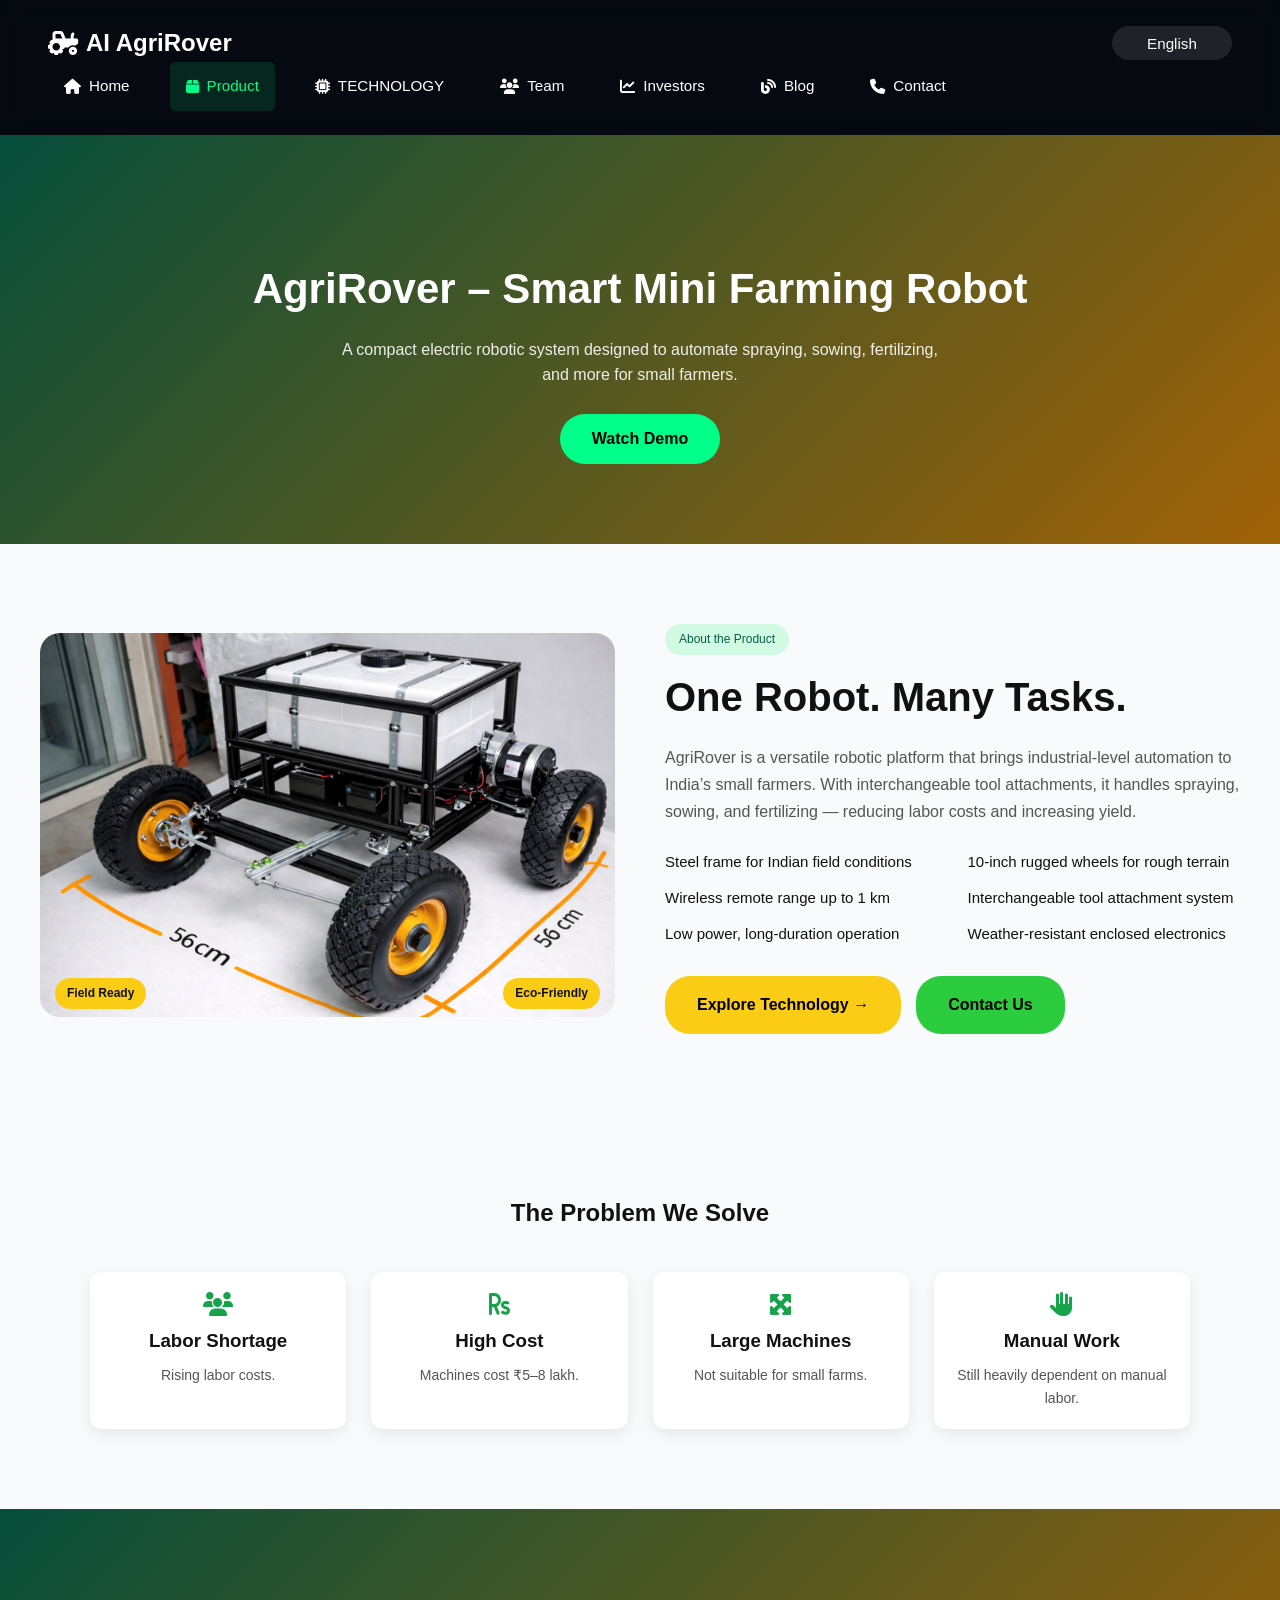
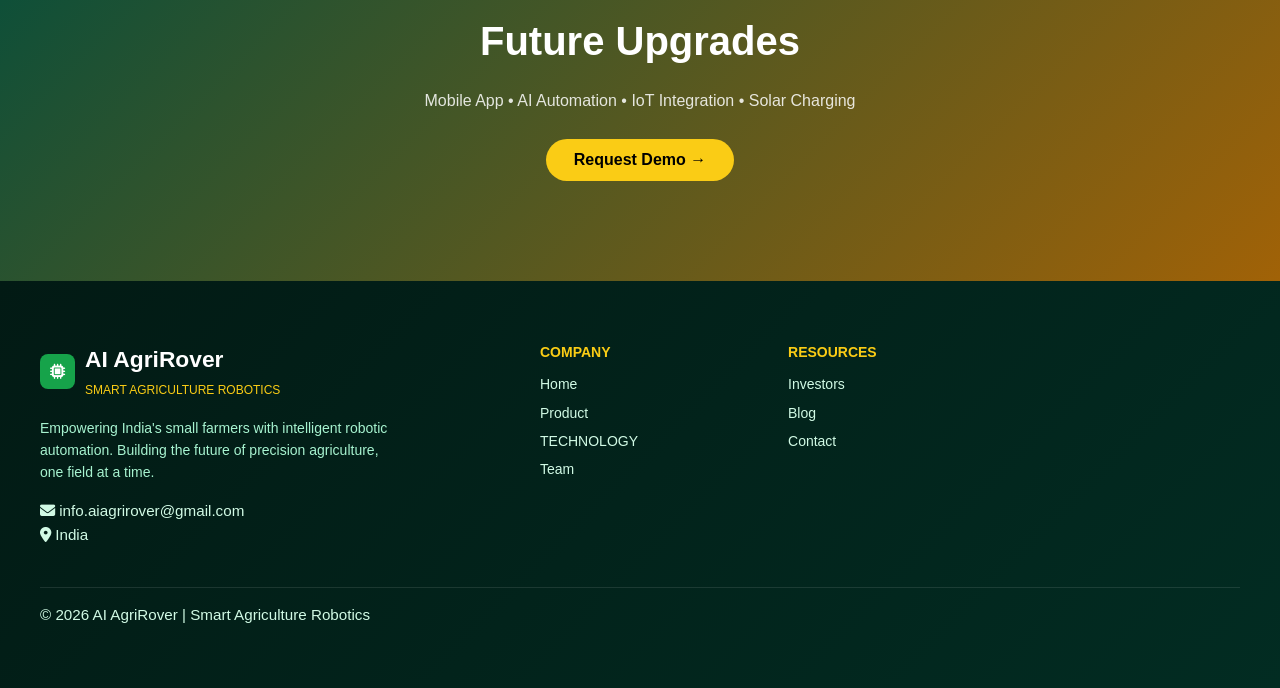
<file: product.html>
<!DOCTYPE html>
<html lang="en">

<head>
<meta charset="UTF-8">
<meta name="viewport" content="width=device-width, initial-scale=1.0">
<title>AgriRover Product</title>
<link rel="stylesheet" href="style.css">
<link rel="stylesheet" href="https://cdnjs.cloudflare.com/ajax/libs/font-awesome/6.5.0/css/all.min.css">
</head>

<body>

<nav>
<div class="nav-left">
<div class="logo">
<i class="fas fa-tractor"></i> AI AgriRover
</div>
</div>

<div class="nav-actions">
<div class="lang-dropdown">
<button type="button" class="lang-toggle" id="lang-toggle" aria-label="Select language" aria-expanded="false" aria-haspopup="true" aria-controls="lang-menu">English</button>
<div class="lang-dropdown-content" id="lang-menu" role="menu" aria-labelledby="lang-toggle">
<button type="button" role="menuitem" onclick="changeLanguage('en')">English</button>
<button type="button" role="menuitem" onclick="changeLanguage('hi')">हिन्दी</button>
<button type="button" role="menuitem" onclick="changeLanguage('mr')">मराठी</button>
<button type="button" role="menuitem" onclick="changeLanguage('ta')">தமிழ்</button>
<button type="button" role="menuitem" onclick="changeLanguage('te')">తెలుగు</button>
<button type="button" role="menuitem" onclick="changeLanguage('pa')">ਪੰਜਾਬੀ</button>
</div>
</div>
</div>

<button class="menu-toggle" aria-label="Toggle navigation menu" onclick="toggleMenu()">
<span></span>
<span></span>
<span></span>
</button>

<ul id="navMenu">
<li><a href="index.html"><i class="fas fa-home"></i> <span data-key="home">Home</span></a></li>
<li><a href="product.html" aria-current="page"><i class="fas fa-box"></i> <span data-key="product">Product</span></a></li>
<li><a href="technology.html"><i class="fas fa-microchip"></i> <span data-key="technology">Technology</span></a></li>
<li><a href="team.html"><i class="fas fa-users"></i> <span data-key="team">Team</span></a></li>
<li><a href="investors.html"><i class="fas fa-chart-line"></i> <span data-key="investors">Investors</span></a></li>
<li><a href="blog.html"><i class="fas fa-blog"></i> <span data-key="blog">Blog</span></a></li>
<li><a href="contact.html"><i class="fas fa-phone"></i> <span data-key="contact">Contact</span></a></li>
</ul>
</nav>

<section class="product-hero">
<h1 data-key="productHeroTitle">AgriRover – Smart Mini Farming Robot</h1>
<p data-key="productHeroSub">A compact electric robotic system designed for small farmers to automate spraying, sowing, fertilizing and more.</p>
<br>
<button type="button" class="btn" data-key="watchDemo">Watch Demo</button>
</section>

<section class="product-showcase">
  <div class="product-container">
    <div class="product-image">
      <img src="image/agrirover.png" alt="AgriRover">
      <div class="badge left" data-key="badgeFieldReady">🛡 Field Ready</div>
      <div class="badge right" data-key="badgeEcoFriendly">🌱 Eco Friendly</div>
    </div>
    <div class="product-content">
      <div class="section-tag" data-key="productAboutTag">ABOUT THE PRODUCT</div>
      <h2 data-key="productOneRobot">One Robot. Many Jobs.</h2>
      <p data-key="productAboutP">AgriRover is a versatile robotic platform that brings the power of industrial-grade automation to India's small farmers. With swappable tool attachments, it handles spraying, sowing, and fertilizing — reducing labor costs and increasing yield.</p>
      <div class="product-features">
        <div class="feature" data-key="productFeat1">✔ Steel frame built for Indian field conditions</div>
        <div class="feature" data-key="productFeat2">✔ 10-inch rugged wheels for uneven terrain</div>
        <div class="feature" data-key="productFeat3">✔ Up to 1km wireless remote range</div>
        <div class="feature" data-key="productFeat4">✔ Interchangeable tool attachment system</div>
        <div class="feature" data-key="productFeat5">✔ Low-power, long-duration operation</div>
        <div class="feature" data-key="productFeat6">✔ Weather-resistant enclosed electronics</div>
      </div>
      <div class="product-buttons">
        <a href="technology.html" class="btn primary" data-key="exploreTechnology">Explore Technology →</a>
        <a href="contact.html" class="btn secondary" data-key="contactUs">Contact Us</a>
      </div>
    </div>
  </div>
</section>

<section class="product-section">
<h2 data-key="problemWeSolve">Problem We Solve</h2>
<div class="product-cards">
<div class="card"><i class="fas fa-users icon"></i><h3 data-key="probLaborTitle">Labor Shortage</h3><p data-key="probLaborDesc">Rising labor costs.</p></div>
<div class="card"><i class="fas fa-rupee-sign icon"></i><h3 data-key="probCostTitle">High Cost</h3><p data-key="probCostDesc">Machines cost ₹5–8 lakh.</p></div>
<div class="card"><i class="fas fa-expand-arrows-alt icon"></i><h3 data-key="probLargeTitle">Large Machines</h3><p data-key="probLargeDesc">Not for small farms.</p></div>
<div class="card"><i class="fas fa-hand-paper icon"></i><h3 data-key="probManualTitle">Manual Work</h3><p data-key="probManualDesc">Still dependent.</p></div>
</div>
</section>

<section class="product-cta">
  <div class="cta-box">
    <h2 data-key="futureUpgrades">Future Upgrades</h2>
    <p data-key="futureUpgradesList">Mobile App • AI Automation • IoT Integration • Solar Charging</p>
    <button type="button" class="btn cta-btn" data-key="requestDemo">Request Demo →</button>
  </div>
</section>

<footer class="footer">
  <div class="footer-container">
    <div class="footer-left">
      <div class="footer-logo">
        <i class="fas fa-microchip"></i>
        <div>
          <h2>AI AgriRover</h2>
          <span data-key="smartAgri">SMART AGRICULTURE ROBOTICS</span>
        </div>
      </div>
      <p class="footer-desc" data-key="footerDesc">Empowering India's small farmers with intelligent robotic automation. Building the future of precision agriculture, one field at a time.</p>
      <p><i class="fas fa-envelope"></i> info.aiagrirover@gmail.com</p>
      <p><i class="fas fa-map-marker-alt"></i> <span data-key="location">India</span></p>
    </div>
    <div class="footer-links">
      <h3 data-key="company">COMPANY</h3>
      <a href="index.html" data-key="home">Home</a>
      <a href="product.html" data-key="product">Product</a>
      <a href="technology.html" data-key="technology">Technology</a>
      <a href="team.html" data-key="team">Team</a>
    </div>
    <div class="footer-links">
      <h3 data-key="resources">RESOURCES</h3>
      <a href="investors.html" data-key="investors">Investors</a>
      <a href="blog.html" data-key="blog">Blog</a>
      <a href="contact.html" data-key="contact">Contact</a>
    </div>
  </div>
  <div class="footer-bottom">
    <p data-key="copyright">© 2026 AI AgriRover | Smart Agriculture Robotics</p>
  </div>
</footer>

<script src="js/lang.js"></script>
<script src="js/script.js"></script>
</body>
</html>
</file>
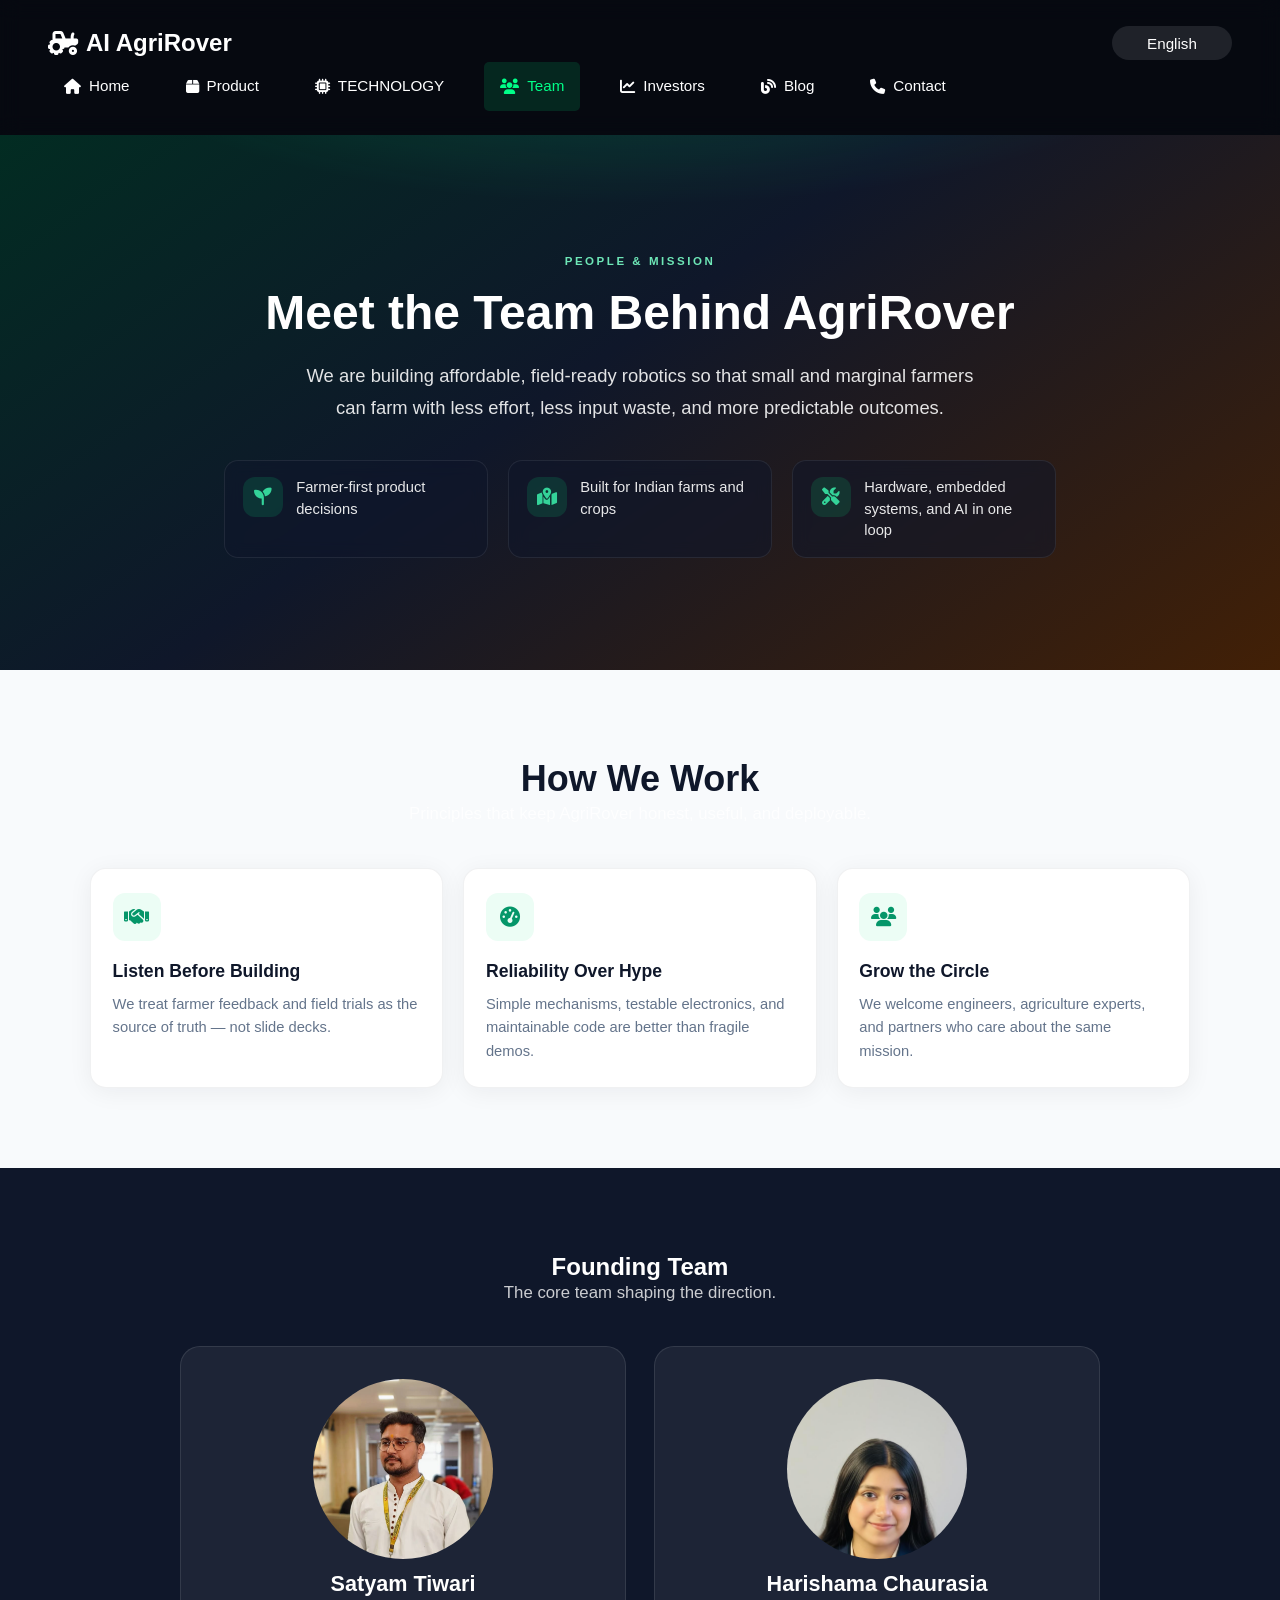
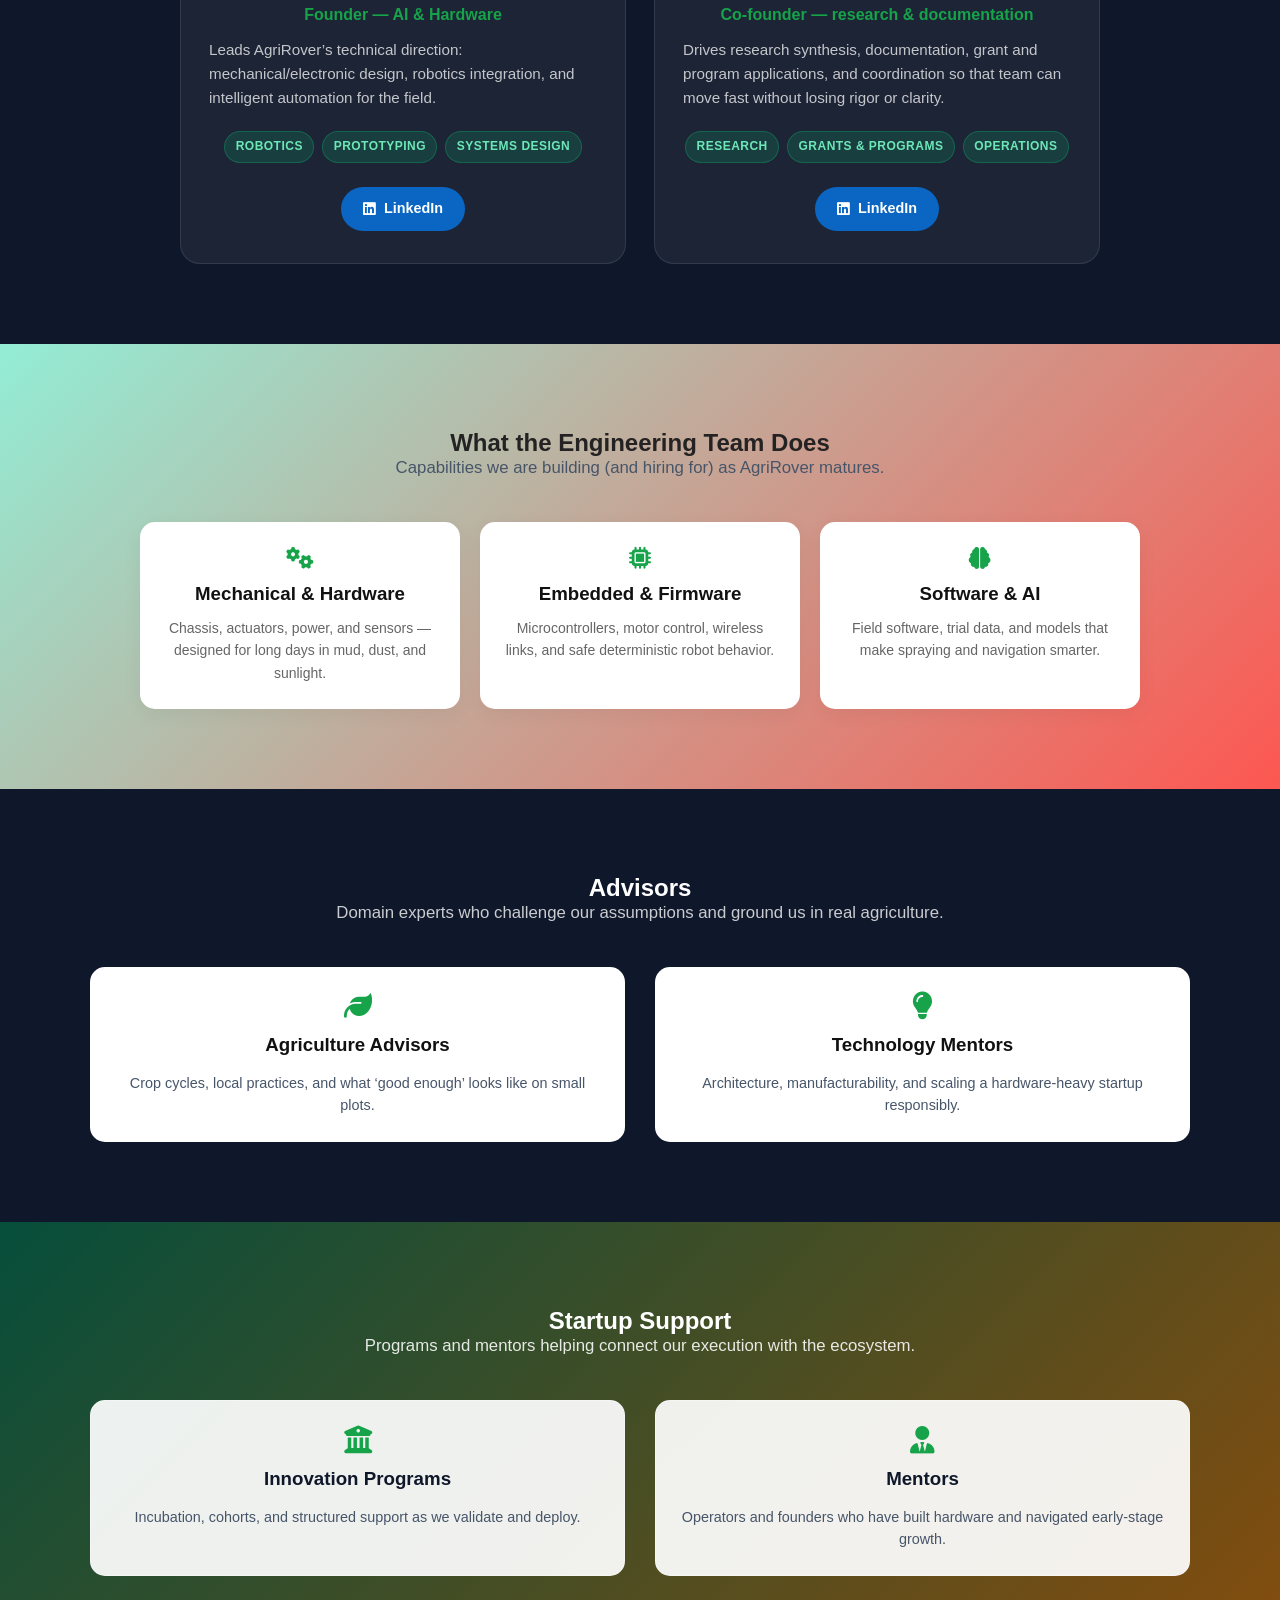
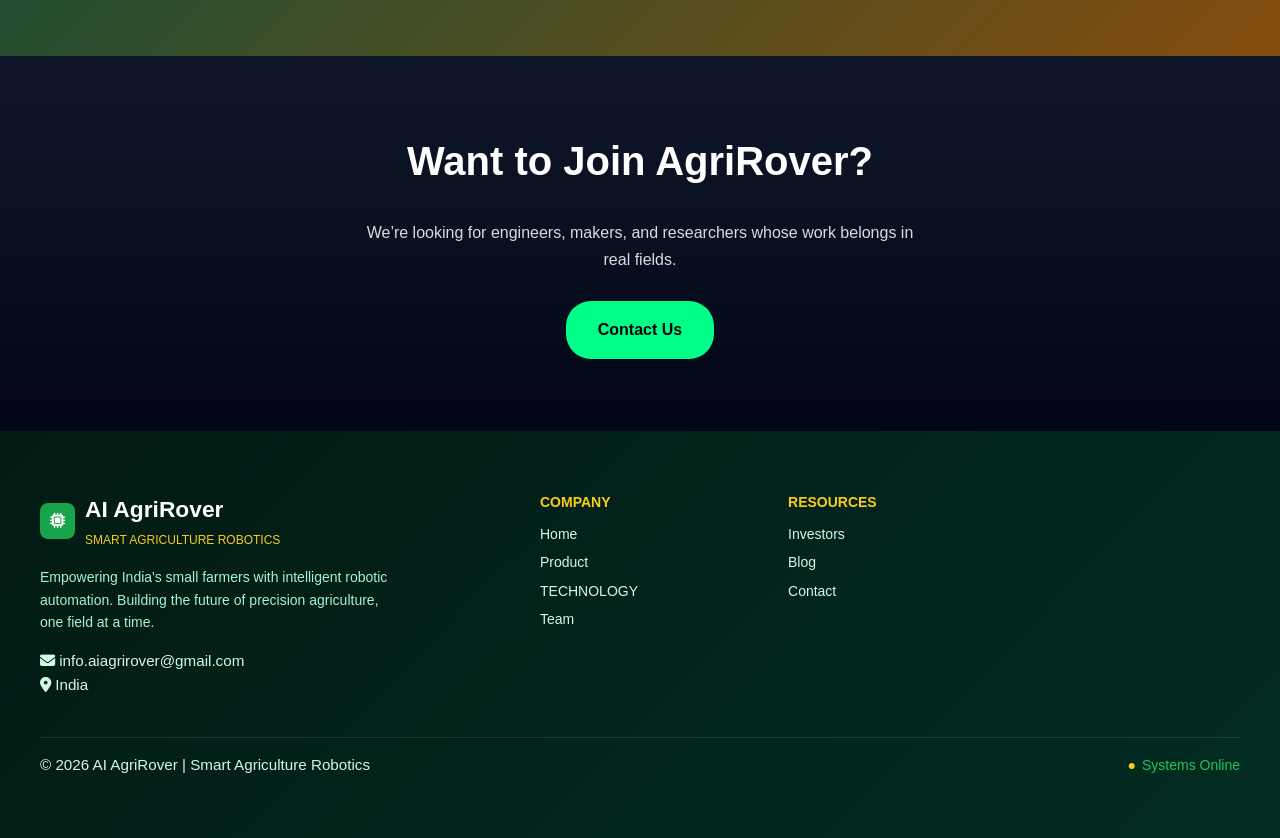
<file: team.html>
<!DOCTYPE html>
<html lang="en">

<head>
<meta charset="UTF-8">
<meta name="viewport" content="width=device-width, initial-scale=1.0">
<title>AgriRover Team</title>
<meta name="description" content="Meet the founding team behind AI AgriRover — building affordable agricultural robotics for small and marginal farmers in India.">
<link rel="stylesheet" href="style.css">
<link rel="stylesheet" href="https://cdnjs.cloudflare.com/ajax/libs/font-awesome/6.5.0/css/all.min.css">
</head>

<body class="page-team">

<nav>
<div class="nav-left">
<div class="logo">
<i class="fas fa-tractor"></i> AI AgriRover
</div>
</div>

<div class="nav-actions">
<div class="lang-dropdown">
<button type="button" class="lang-toggle" id="lang-toggle" aria-label="Select language" aria-expanded="false" aria-haspopup="true" aria-controls="lang-menu">English</button>
<div class="lang-dropdown-content" id="lang-menu" role="menu" aria-labelledby="lang-toggle">
<button type="button" role="menuitem" onclick="changeLanguage('en')">English</button>
<button type="button" role="menuitem" onclick="changeLanguage('hi')">हिन्दी</button>
<button type="button" role="menuitem" onclick="changeLanguage('mr')">मराठी</button>
<button type="button" role="menuitem" onclick="changeLanguage('ta')">தமிழ்</button>
<button type="button" role="menuitem" onclick="changeLanguage('te')">తెలుగు</button>
<button type="button" role="menuitem" onclick="changeLanguage('pa')">ਪੰਜਾਬੀ</button>
</div>
</div>
</div>

<button class="menu-toggle" aria-label="Toggle navigation menu" onclick="toggleMenu()">
<span></span>
<span></span>
<span></span>
</button>

<ul id="navMenu">
<li><a href="index.html"><i class="fas fa-home"></i> <span data-key="home">Home</span></a></li>
<li><a href="product.html"><i class="fas fa-box"></i> <span data-key="product">Product</span></a></li>
<li><a href="technology.html"><i class="fas fa-microchip"></i> <span data-key="technology">Technology</span></a></li>
<li><a href="team.html" aria-current="page"><i class="fas fa-users"></i> <span data-key="team">Team</span></a></li>
<li><a href="investors.html"><i class="fas fa-chart-line"></i> <span data-key="investors">Investors</span></a></li>
<li><a href="blog.html"><i class="fas fa-blog"></i> <span data-key="blog">Blog</span></a></li>
<li><a href="contact.html"><i class="fas fa-phone"></i> <span data-key="contact">Contact</span></a></li>
</ul>
</nav>

<section class="team-hero">
  <div class="team-hero-inner">
    <p class="team-hero-label" data-key="teamHeroLabel">People &amp; mission</p>
    <h1 data-key="teamHeroTitle">Meet the team behind AgriRover</h1>
    <p class="team-hero-lead" data-key="teamHeroLead">We are building affordable, field-ready robotics so small and marginal farmers can farm with less drudgery, lower input waste, and more predictable outcomes.</p>
    <ul class="team-hero-stats" aria-label="Team principles">
      <li>
        <span class="team-hero-stat-value"><i class="fas fa-seedling" aria-hidden="true"></i></span>
        <span class="team-hero-stat-label" data-key="teamStat1">Farmer-first product decisions</span>
      </li>
      <li>
        <span class="team-hero-stat-value"><i class="fas fa-map-location-dot" aria-hidden="true"></i></span>
        <span class="team-hero-stat-label" data-key="teamStat2">Built for Indian fields &amp; crops</span>
      </li>
      <li>
        <span class="team-hero-stat-value"><i class="fas fa-screwdriver-wrench" aria-hidden="true"></i></span>
        <span class="team-hero-stat-label" data-key="teamStat3">Hardware, embedded &amp; AI in one loop</span>
      </li>
    </ul>
  </div>
</section>

<section class="team-section team-values" aria-labelledby="values-heading">
  <h2 id="values-heading" data-key="valuesHeading">How we work</h2>
  <p class="section-intro" data-key="valuesIntro">Principles that keep AgriRover honest, useful, and shippable.</p>
  <div class="team-values-grid">
    <article class="value-card">
      <div class="value-card-icon" aria-hidden="true"><i class="fas fa-handshake"></i></div>
      <h3 data-key="valueH1">Listen before we build</h3>
      <p data-key="valueP1">We treat farmer feedback and field trials as the source of truth — not slide decks.</p>
    </article>
    <article class="value-card">
      <div class="value-card-icon" aria-hidden="true"><i class="fas fa-gauge-high"></i></div>
      <h3 data-key="valueH2">Reliability over hype</h3>
      <p data-key="valueP2">Simple mechanisms, testable electronics, and maintainable code beat brittle demos.</p>
    </article>
    <article class="value-card">
      <div class="value-card-icon" aria-hidden="true"><i class="fas fa-users"></i></div>
      <h3 data-key="valueH3">Grow the circle</h3>
      <p data-key="valueP3">We actively welcome engineers, agronomists, and partners who care about the same mission.</p>
    </article>
  </div>
</section>

<section class="team-section" aria-labelledby="founders-heading">
  <h2 id="founders-heading" data-key="foundersHeading">Founding team</h2>
  <p class="section-intro" data-key="foundersIntro">The core team setting direction for product, research, and execution.</p>
  <div class="founder-grid">
    <article class="founder-card">
      <div class="profile-img">
        <img src="image/satyam.jpeg" alt="Portrait of Satyam Tiwari" loading="lazy" width="180" height="180">
      </div>
      <h3>Satyam Tiwari</h3>
      <p class="role" data-key="satyamRole">Founder — AI &amp; hardware</p>
      <p class="desc" data-key="satyamBio">Leads AgriRover's technical direction: mechanical and electronic design, robotics integration, and the roadmap toward intelligent automation in the field.</p>
      <ul class="founder-tags" aria-label="Focus areas">
        <li data-key="tagRobotics">Robotics</li>
        <li data-key="tagPrototyping">Prototyping</li>
        <li data-key="tagSystems">Systems design</li>
      </ul>
      <a href="https://www.linkedin.com/in/satyam-kumar-8665ba2a7" target="_blank" rel="noopener noreferrer" class="btn-linkedin">
        <i class="fab fa-linkedin" aria-hidden="true"></i> <span data-key="linkedin">LinkedIn</span>
      </a>
    </article>
    <article class="founder-card">
      <div class="profile-img">
        <img src="image/Harishama.jpeg.jpg" alt="Portrait of Harishama Chaurasia" loading="lazy" width="180" height="180">
      </div>
      <h3>Harishama Chaurasia</h3>
      <p class="role" data-key="harishRole">Co-founder — research &amp; documentation</p>
      <p class="desc" data-key="harishBio">Drives research synthesis, documentation, grant and program applications, and coordination so the team can move fast without losing rigor or clarity.</p>
      <ul class="founder-tags" aria-label="Focus areas">
        <li data-key="tagResearch">Research</li>
        <li data-key="tagGrants">Grants &amp; programs</li>
        <li data-key="tagOperations">Operations</li>
      </ul>
      <a href="https://www.linkedin.com/in/harishama" target="_blank" rel="noopener noreferrer" class="btn-linkedin">
        <i class="fab fa-linkedin" aria-hidden="true"></i> <span data-key="linkedin">LinkedIn</span>
      </a>
    </article>
  </div>
</section>

<section class="team-section light" aria-labelledby="engineering-heading">
  <h2 id="engineering-heading" data-key="engSectionTitle">What the engineering team covers</h2>
  <p class="section-intro" data-key="engSectionIntro">Capability areas we are building (and hiring into) as AgriRover matures.</p>
  <div class="cards team-role-cards">
    <article class="card">
      <i class="fas fa-gears icon" aria-hidden="true"></i>
      <h3 data-key="engMechTitle">Mechanical &amp; hardware</h3>
      <p class="desc" data-key="engMechDesc">Chassis, actuators, power and sensors — designed for mud, dust, and long days in the sun.</p>
    </article>
    <article class="card">
      <i class="fas fa-microchip icon" aria-hidden="true"></i>
      <h3 data-key="engEmbTitle">Embedded &amp; firmware</h3>
      <p class="desc" data-key="engEmbDesc">Microcontrollers, motor control, wireless links, and safe, deterministic behavior on the robot.</p>
    </article>
    <article class="card">
      <i class="fas fa-brain icon" aria-hidden="true"></i>
      <h3 data-key="engSoftTitle">Software &amp; AI</h3>
      <p class="desc" data-key="engSoftDesc">Field software, data from trials, and models that make spraying and navigation smarter over time.</p>
    </article>
  </div>
</section>

<section class="team-section" aria-labelledby="advisors-heading">
  <h2 id="advisors-heading" data-key="advisorsHeading">Advisors</h2>
  <p class="section-intro" data-key="advisorsIntro">Domain experts who help us stress-test assumptions and stay grounded in real agriculture.</p>
  <div class="team-grid small team-grid--descriptive">
    <article class="team-card">
      <i class="fas fa-leaf" aria-hidden="true"></i>
      <h3 data-key="advAgTitle">Agriculture advisor</h3>
      <p class="team-card-desc" data-key="advAgDesc">Crop cycles, local practices, and what &quot;good enough&quot; looks like on small plots.</p>
    </article>
    <article class="team-card">
      <i class="fas fa-lightbulb" aria-hidden="true"></i>
      <h3 data-key="advTechTitle">Technology mentor</h3>
      <p class="team-card-desc" data-key="advTechDesc">Architecture, manufacturability, and scaling a hardware-heavy startup responsibly.</p>
    </article>
  </div>
</section>

<section class="team-section highlight" aria-labelledby="support-heading">
  <h2 id="support-heading" data-key="supportHeading">Startup support</h2>
  <p class="section-intro" data-key="supportIntro">Programs and mentors that back our execution and connect us to the ecosystem.</p>
  <div class="team-grid small team-grid--descriptive">
    <article class="team-card">
      <i class="fas fa-building-columns" aria-hidden="true"></i>
      <h3 data-key="supInnovTitle">Innovation programs</h3>
      <p class="team-card-desc" data-key="supInnovDesc">Incubation, cohorts, and structured support as we validate and deploy.</p>
    </article>
    <article class="team-card">
      <i class="fas fa-user-tie" aria-hidden="true"></i>
      <h3 data-key="supMentorsTitle">Mentors</h3>
      <p class="team-card-desc" data-key="supMentorsDesc">Operators and founders who have shipped hardware and navigated early-stage growth.</p>
    </article>
  </div>
</section>

<section class="cta team-cta-band">
  <h2 data-key="teamCtaTitle">Want to join AgriRover?</h2>
  <p data-key="teamCtaSub">We are looking for engineers, makers, and researchers who want their work to show up in real fields.</p>
  <a href="contact.html" class="btn" data-key="contactUsBtn">Contact us</a>
</section>

<footer class="footer">
  <div class="footer-container">
    <div class="footer-left">
      <div class="footer-logo">
        <i class="fas fa-microchip"></i>
        <div>
          <h2>AI AgriRover</h2>
          <span data-key="smartAgri">SMART AGRICULTURE ROBOTICS</span>
        </div>
      </div>
      <p class="footer-desc" data-key="footerDesc">Empowering India's small farmers with intelligent robotic automation. Building the future of precision agriculture, one field at a time.</p>
      <p><i class="fas fa-envelope"></i> info.aiagrirover@gmail.com</p>
      <p><i class="fas fa-map-marker-alt"></i> <span data-key="location">India</span></p>
    </div>
    <div class="footer-links">
      <h3 data-key="company">COMPANY</h3>
      <a href="index.html" data-key="home">Home</a>
      <a href="product.html" data-key="product">Product</a>
      <a href="technology.html" data-key="technology">Technology</a>
      <a href="team.html" data-key="team">Team</a>
    </div>
    <div class="footer-links">
      <h3 data-key="resources">RESOURCES</h3>
      <a href="investors.html" data-key="investors">Investors</a>
      <a href="blog.html" data-key="blog">Blog</a>
      <a href="contact.html" data-key="contact">Contact</a>
    </div>
  </div>
  <div class="footer-bottom">
    <p data-key="copyright">© 2026 AI AgriRover | Smart Agriculture Robotics</p>
    <span class="status-dot" data-key="statusOnline">Systems Online</span>
  </div>
</footer>

<script src="js/lang.js"></script>
<script src="js/script.js"></script>
</body>
</html>
</file>
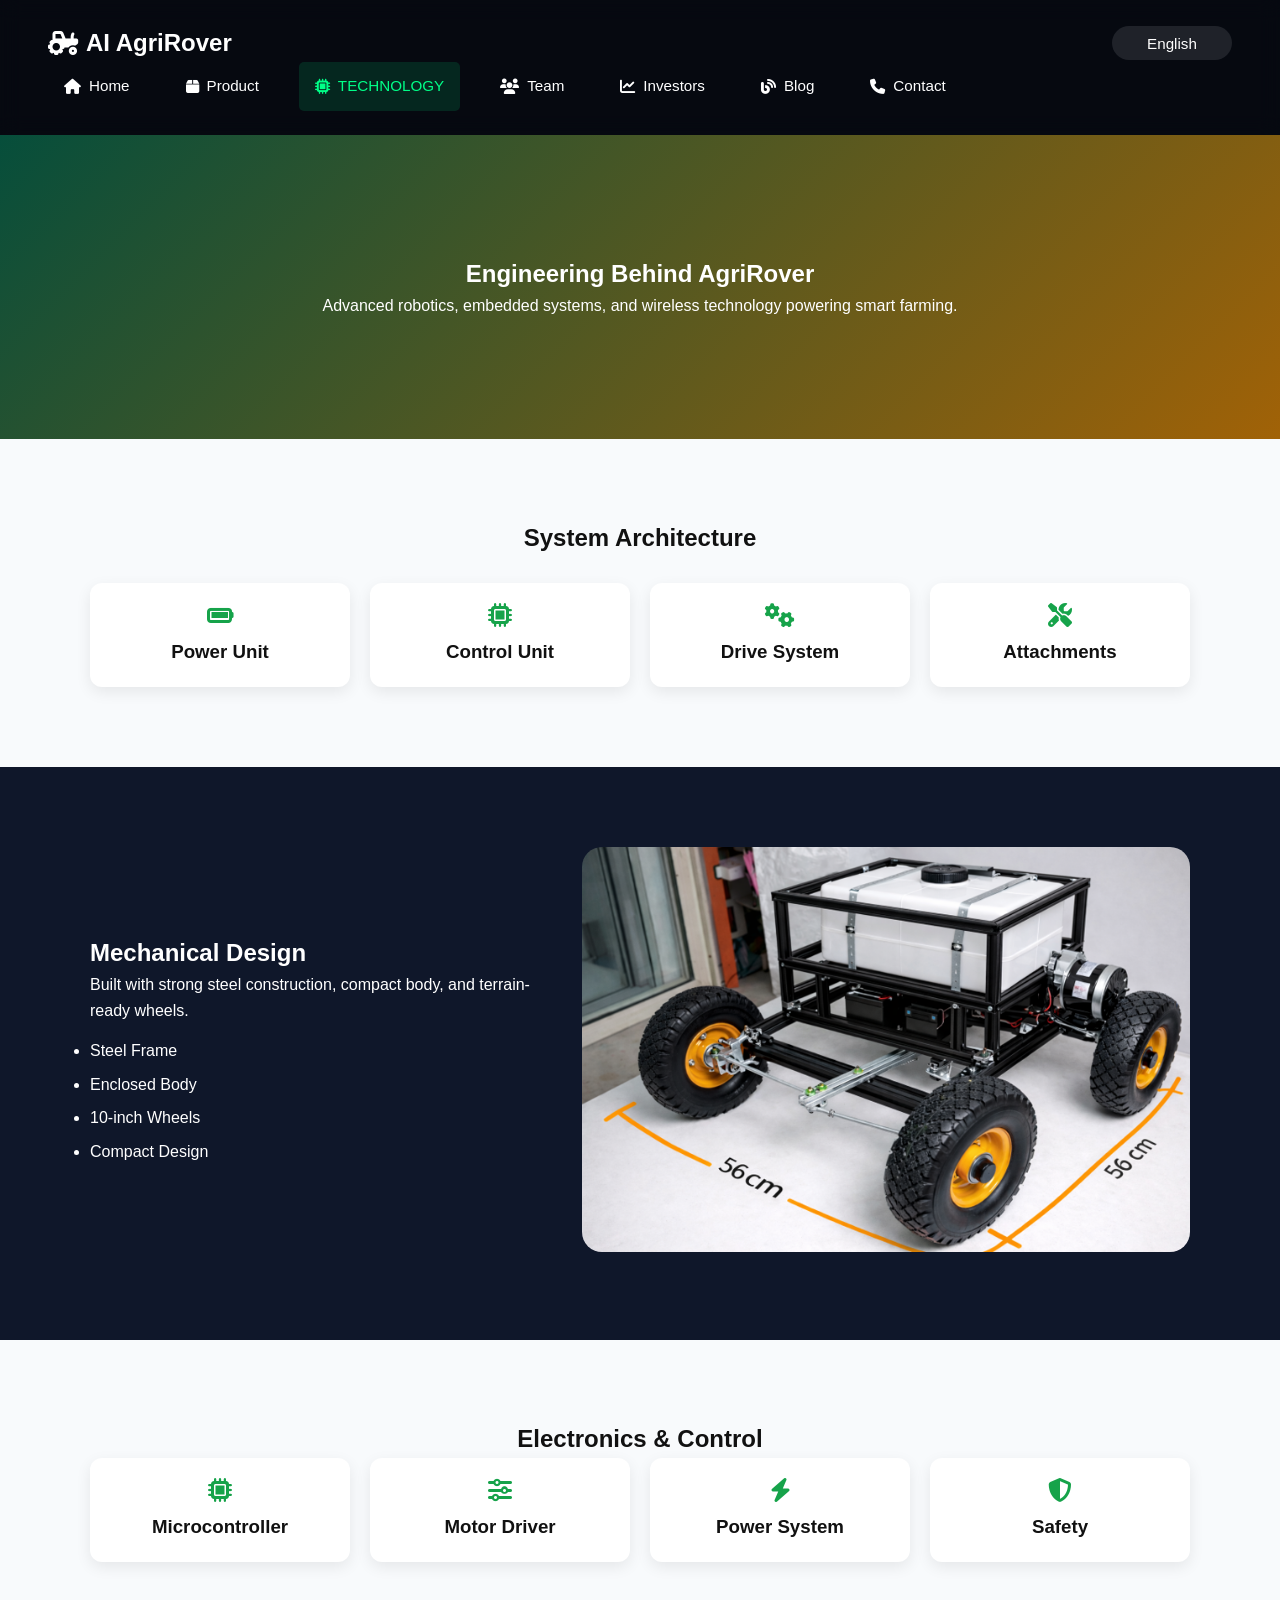
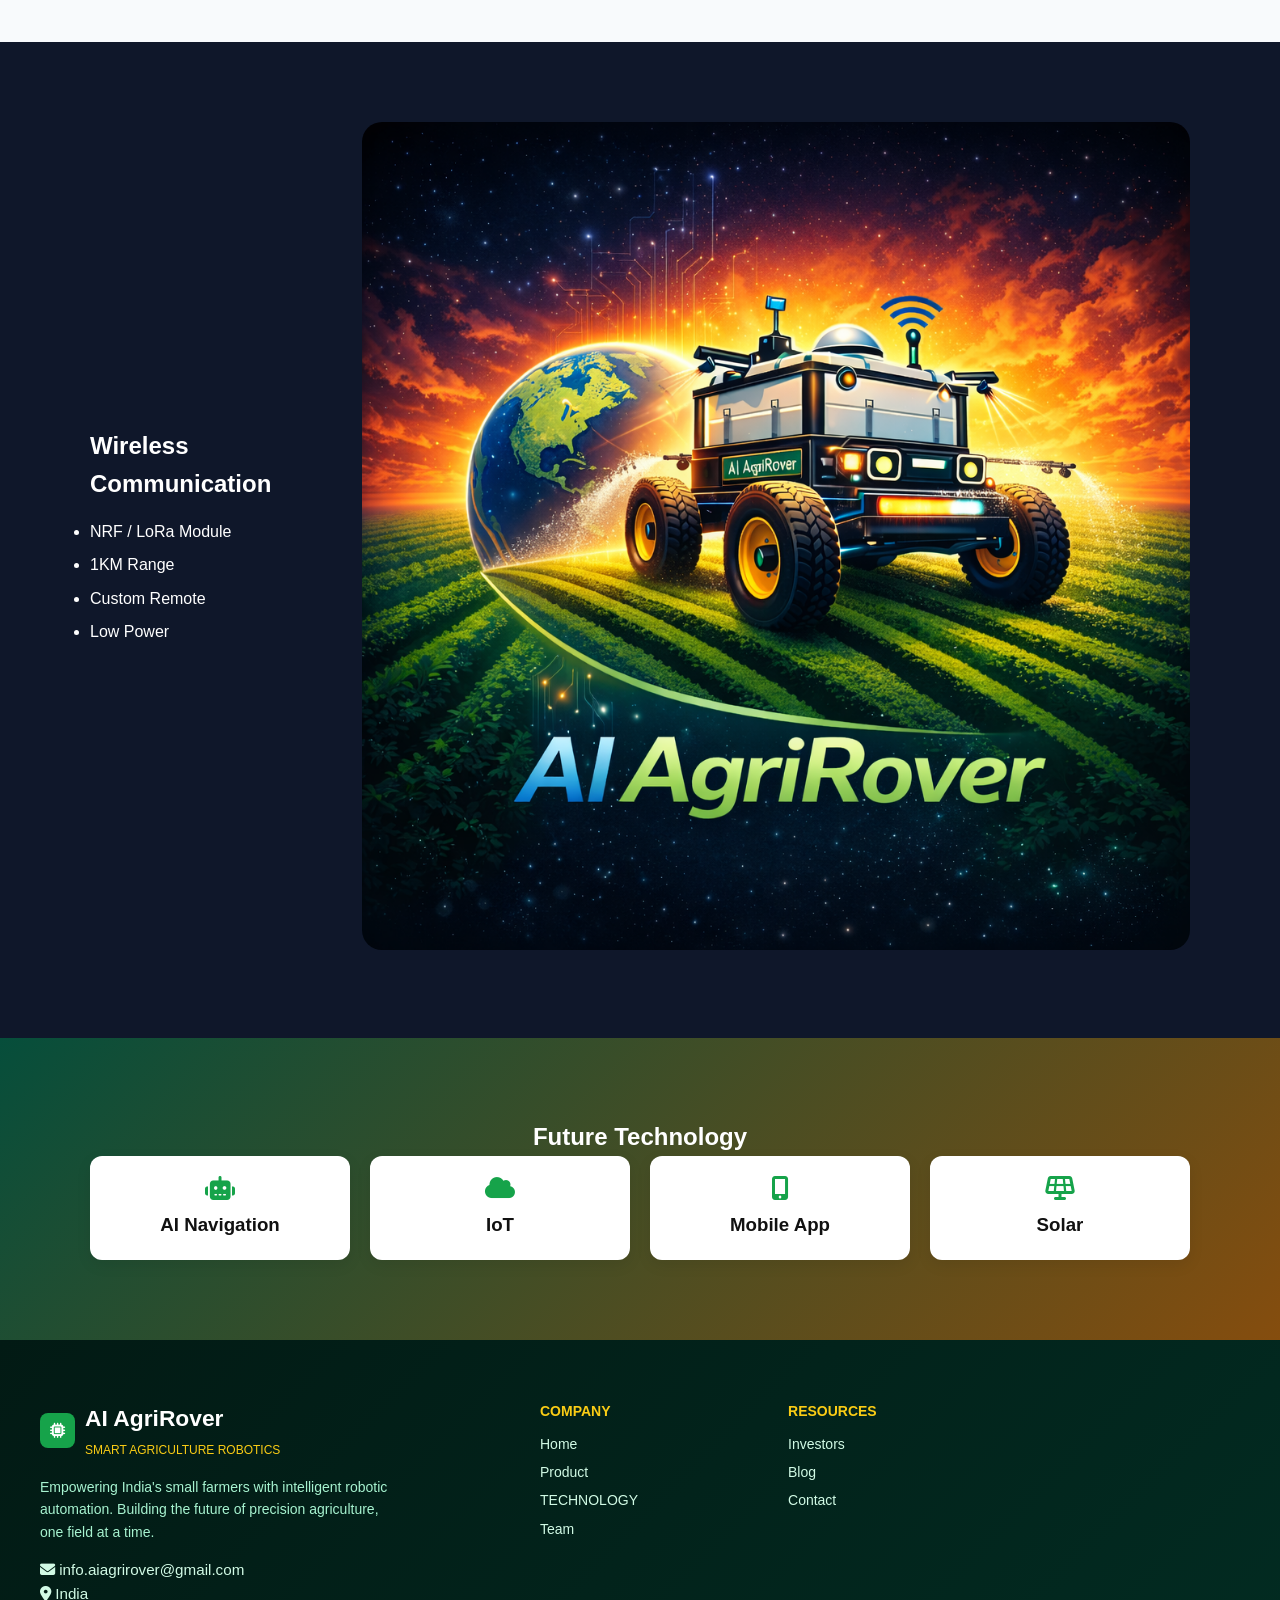
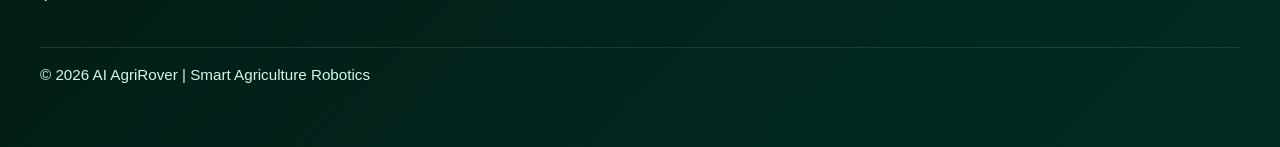
<file: technology.html>
<!DOCTYPE html>
<html lang="en">

<head>
<meta charset="UTF-8">
<meta name="viewport" content="width=device-width, initial-scale=1.0">
<title>AgriRover Technology</title>
<link rel="stylesheet" href="style.css">
<link rel="stylesheet" href="https://cdnjs.cloudflare.com/ajax/libs/font-awesome/6.5.0/css/all.min.css">
</head>

<body>

<nav>
<div class="nav-left">
<div class="logo">
<i class="fas fa-tractor"></i> AI AgriRover
</div>
</div>

<div class="nav-actions">
<div class="lang-dropdown">
<button type="button" class="lang-toggle" id="lang-toggle" aria-label="Select language" aria-expanded="false" aria-haspopup="true" aria-controls="lang-menu">English</button>
<div class="lang-dropdown-content" id="lang-menu" role="menu" aria-labelledby="lang-toggle">
<button type="button" role="menuitem" onclick="changeLanguage('en')">English</button>
<button type="button" role="menuitem" onclick="changeLanguage('hi')">हिन्दी</button>
<button type="button" role="menuitem" onclick="changeLanguage('mr')">मराठी</button>
<button type="button" role="menuitem" onclick="changeLanguage('ta')">தமிழ்</button>
<button type="button" role="menuitem" onclick="changeLanguage('te')">తెలుగు</button>
<button type="button" role="menuitem" onclick="changeLanguage('pa')">ਪੰਜਾਬੀ</button>
</div>
</div>
</div>

<button class="menu-toggle" aria-label="Toggle navigation menu" onclick="toggleMenu()">
<span></span>
<span></span>
<span></span>
</button>

<ul id="navMenu">
<li><a href="index.html"><i class="fas fa-home"></i> <span data-key="home">Home</span></a></li>
<li><a href="product.html"><i class="fas fa-box"></i> <span data-key="product">Product</span></a></li>
<li><a href="technology.html" aria-current="page"><i class="fas fa-microchip"></i> <span data-key="technology">Technology</span></a></li>
<li><a href="team.html"><i class="fas fa-users"></i> <span data-key="team">Team</span></a></li>
<li><a href="investors.html"><i class="fas fa-chart-line"></i> <span data-key="investors">Investors</span></a></li>
<li><a href="blog.html"><i class="fas fa-blog"></i> <span data-key="blog">Blog</span></a></li>
<li><a href="contact.html"><i class="fas fa-phone"></i> <span data-key="contact">Contact</span></a></li>
</ul>
</nav>

<section class="tech-hero">
  <h1 data-key="techPageHeroTitle">Engineering Behind AgriRover</h1>
  <p data-key="techPageHeroSub">Advanced robotics, embedded systems and wireless tech powering smart farming.</p>
</section>

<section class="tech-section light">
  <h2 data-key="sysArchitecture">System Architecture</h2>
  <br>
  <div class="tech-grid">
    <div class="tech-card"><i class="fas fa-battery-full"></i><h3 data-key="powerUnit">Power Unit</h3></div>
    <div class="tech-card"><i class="fas fa-microchip"></i><h3 data-key="controlUnit">Control Unit</h3></div>
    <div class="tech-card"><i class="fas fa-cogs"></i><h3 data-key="driveSystem">Drive System</h3></div>
    <div class="tech-card"><i class="fas fa-tools"></i><h3 data-key="attachmentsCard">Attachments</h3></div>
  </div>
</section>

<section class="tech-section split">
  <div class="split-container">
    <div class="split-text">
      <h2 data-key="mechDesignTitle">Mechanical Design</h2>
      <p data-key="mechDesignP">Built with rugged steel structure, compact body and terrain-ready wheels.</p>
      <ul>
        <li data-key="mechLi1">✔ Steel Frame</li>
        <li data-key="mechLi2">✔ Enclosed Body</li>
        <li data-key="mechLi3">✔ 10-inch Wheels</li>
        <li data-key="mechLi4">✔ Compact Design</li>
      </ul>
    </div>
    <div class="split-image">
      <img src="image/agrirover.png" alt="AgriRover">
    </div>
  </div>
</section>

<section class="tech-section light">
  <h2 data-key="elecControlTitle">Electronics & Control</h2>
  <div class="tech-grid">
    <div class="tech-card"><i class="fas fa-microchip"></i><h3 data-key="microTitle">Microcontroller</h3></div>
    <div class="tech-card"><i class="fas fa-sliders-h"></i><h3 data-key="motorDriver">Motor Driver</h3></div>
    <div class="tech-card"><i class="fas fa-bolt"></i><h3 data-key="powerSysTitle">Power System</h3></div>
    <div class="tech-card"><i class="fas fa-shield-alt"></i><h3 data-key="safetyTitle">Safety</h3></div>
  </div>
</section>

<section class="tech-section split reverse">
  <div class="split-container">
    <div class="split-image">
      <img src="image/rover.png" alt="AgriRover">
    </div>
    <div class="split-text">
      <h2 data-key="wirelessCommTitle">Wireless Communication</h2>
      <ul>
        <li data-key="wlLi1">✔ NRF / LoRa Modules</li>
        <li data-key="wlLi2">✔ 1KM Range</li>
        <li data-key="wlLi3">✔ Custom Remote</li>
        <li data-key="wlLi4">✔ Low Power</li>
      </ul>
    </div>
  </div>
</section>

<section class="tech-section dark">
  <h2 data-key="futureTechSectionTitle">Future Technology</h2>
  <div class="tech-grid">
    <div class="tech-card"><i class="fas fa-robot"></i><h3 data-key="futureAiNav">AI Navigation</h3></div>
    <div class="tech-card"><i class="fas fa-cloud"></i><h3 data-key="futureIot">IoT</h3></div>
    <div class="tech-card"><i class="fas fa-mobile-alt"></i><h3 data-key="futureMobile">Mobile App</h3></div>
    <div class="tech-card"><i class="fas fa-solar-panel"></i><h3 data-key="futureSolar">Solar</h3></div>
  </div>
</section>

<footer class="footer">
  <div class="footer-container">
    <div class="footer-left">
      <div class="footer-logo">
        <i class="fas fa-microchip"></i>
        <div>
          <h2>AI AgriRover</h2>
          <span data-key="smartAgri">SMART AGRICULTURE ROBOTICS</span>
        </div>
      </div>
      <p class="footer-desc" data-key="footerDesc">Empowering India's small farmers with intelligent robotic automation. Building the future of precision agriculture, one field at a time.</p>
      <p><i class="fas fa-envelope"></i> info.aiagrirover@gmail.com</p>
      <p><i class="fas fa-map-marker-alt"></i> <span data-key="location">India</span></p>
    </div>
    <div class="footer-links">
      <h3 data-key="company">COMPANY</h3>
      <a href="index.html" data-key="home">Home</a>
      <a href="product.html" data-key="product">Product</a>
      <a href="technology.html" data-key="technology">Technology</a>
      <a href="team.html" data-key="team">Team</a>
    </div>
    <div class="footer-links">
      <h3 data-key="resources">RESOURCES</h3>
      <a href="investors.html" data-key="investors">Investors</a>
      <a href="blog.html" data-key="blog">Blog</a>
      <a href="contact.html" data-key="contact">Contact</a>
    </div>
  </div>
  <div class="footer-bottom">
    <p data-key="copyright">© 2026 AI AgriRover | Smart Agriculture Robotics</p>
  </div>
</footer>

<script src="js/lang.js"></script>
<script src="js/script.js"></script>
</body>
</html>
</file>
<file: css/style.css>
/* Reset and Base Styles */
* {
  margin: 0;
  padding: 0;
  box-sizing: border-box;
  font-family: 'Segoe UI', sans-serif;
}

html {
  font-size: 16px;
  scroll-behavior: smooth;
}

body {
  background: #0f172a;
  background-size: cover;
  background-position: center;
  background-attachment: fixed;
  color: #e2e8f0;
  line-height: 1.6;
  font-family: 'Segoe UI', 'Noto Sans', 'Noto Sans Devanagari', 'Noto Sans Tamil', 'Noto Sans Telugu', 'Noto Sans Gurmukhi', sans-serif;
}

/* Navbar */
nav {
  display: flex;
  justify-content: space-between;
  align-items: center;
  gap: 1rem;
  padding: 1rem 2rem;
  background: rgba(0,0,0,0.6);
  backdrop-filter: blur(10px);
  position: sticky;
  top: 0;
  z-index: 100;
  flex-wrap: wrap;
}

.nav-left,
.nav-actions {
  display: flex;
  align-items: center;
  gap: 1rem;
}

.nav-actions {
  margin-left: auto;
}

.logo {
  font-size: clamp(1.2rem, 5vw, 1.5rem);
  font-weight: bold;
  white-space: nowrap;
  display: flex;
  align-items: center;
  gap: 0.5rem;
}

nav ul {
  display: flex;
  list-style: none;
  gap: clamp(0.8rem, 2vw, 1.5rem);
  flex-wrap: wrap;
  align-items: center;
}

nav ul li {
  display: flex;
}

nav a {
  text-decoration: none;
  color: #e2e8f0;
  transition: 0.3s ease;
  font-size: clamp(0.85rem, 1.15vw, 1rem);
  padding: 0.6rem 0.9rem;
  border-radius: 8px;
  display: flex;
  align-items: center;
  gap: 0.5rem;
  white-space: nowrap;
}

nav a:hover {
  color: #00ff88;
  background: rgba(0, 255, 136, 0.12);
}

.lang-toggle {
  background: rgba(255,255,255,0.1);
  border: none;
  color: #e2e8f0;
  padding: 0.55rem 1rem;
  border-radius: 999px;
  cursor: pointer;
  font-size: 0.95rem;
  transition: 0.3s ease;
  min-width: 120px;
}

.lang-toggle:hover {
  background: rgba(255,255,255,0.18);
}

.lang-dropdown {
  position: relative;
  display: inline-block;
}

.lang-dropdown-content {
  display: none;
  position: absolute;
  background: rgba(10,10,10,0.98);
  min-width: 190px;
  border-radius: 10px;
  z-index: 1000;
  top: calc(100% + 8px);
  right: 0;
  box-shadow: 0 12px 28px rgba(0,0,0,0.2);
}

/* Bridge the gap so moving the pointer from the button to the menu does not drop hover */
.lang-dropdown-content::before {
  content: '';
  position: absolute;
  left: 0;
  right: 0;
  bottom: 100%;
  height: 10px;
}

.lang-dropdown:hover .lang-dropdown-content,
.lang-dropdown.lang-dropdown--open .lang-dropdown-content {
  display: block;
}

.lang-dropdown-content button {
  width: 100%;
  background: transparent;
  border: none;
  color: #e2e8f0;
  text-align: left;
  padding: 0.85rem 1rem;
  cursor: pointer;
  transition: background 0.2s ease;
}

.lang-dropdown-content button:hover {
  background: rgba(0,255,136,0.12);
}

/* Mobile Menu Toggle Button */
.menu-toggle {
  display: none;
  flex-direction: column;
  cursor: pointer;
  gap: 0.35rem;
  background: none;
  border: none;
  padding: 0.5rem;
}

.menu-toggle span {
  width: 25px;
  height: 2px;
  background: #e2e8f0;
  transition: 0.3s ease;
}

/* Hero Section */
.hero {
  position: relative;
  min-height: 100vh;
  display: flex;
  align-items: center;
  justify-content: flex-start;
  padding: 80px;
  text-align: left;
  background-image: linear-gradient(rgba(0,0,0,0.5), rgba(0,0,0,0.5)), 
                      url('../image/fram.jpg');
  background-repeat: no-repeat;
  background-position: center center;
  background-size: cover;
  background-attachment: fixed;
  color: #e2e8f0;
}

.hero-content {
  position: relative;
  max-width: 650px;
  margin-left: 50px;
}

.tag {
  background: #facc15;
  color: black;
  padding: 6px 12px;
  border-radius: 20px;
  display: inline-block;
  margin-bottom: 15px;
  font-size: 14px;
}

.hero h1 {
  font-size: clamp(1.75rem, 8vw, 3.5rem);
  margin-bottom: clamp(1rem, 3vh, 2rem);
  font-weight: 700;
  line-height: 1.2;
}

.hero h2 {
  font-size: clamp(1.5rem, 7vw, 3rem);
  margin-bottom: clamp(1rem, 3vh, 2rem);
  font-weight: 700;
}

.hero p {
  font-size: clamp(0.95rem, 3vw, 1.2rem);
  margin-bottom: clamp(1.5rem, 4vh, 2rem);
  max-width: 600px;
  line-height: 1.8;
  opacity: 0.95;
  color: #e2e8f0;
}

.hero-buttons {
  display: flex;
  gap: 1rem;
  flex-wrap: wrap;
  margin-bottom: 2rem;
}

.btn {
  padding: clamp(0.75rem, 2vw, 1rem) clamp(1.5rem, 4vw, 2rem);
  background: #00ff88;
  color: #000;
  border: none;
  border-radius: 25px;
  cursor: pointer;
  font-size: clamp(0.9rem, 2vw, 1rem);
  font-weight: 600;
  transition: 0.3s ease;
  display: inline-block;
  white-space: nowrap;
}

.btn:hover {
  background: #00cc6a;
  transform: translateY(-2px);
  box-shadow: 0 5px 15px rgba(0, 255, 136, 0.3);
}

.btn:active {
  transform: translateY(0);
}

.btn.secondary {
  background: transparent;
  color: #e2e8f0;
  border: 2px solid #00ff88;
}

.btn.secondary:hover {
  background: #00ff88;
  color: #000;
}

.hero-stats {
  display: grid;
  grid-template-columns: repeat(auto-fit, minmax(120px, 1fr));
  gap: 1rem;
  margin-top: 2rem;
}

.hero-stats div {
  text-align: center;
  padding: 1rem;
  background: rgba(255,255,255,0.1);
  border-radius: 10px;
  backdrop-filter: blur(10px);
}

.hero-stats h3 {
  font-size: 2rem;
  margin-bottom: 0.5rem;
  color: #00ff88;
}

.hero-stats p {
  font-size: 0.9rem;
  opacity: 0.8;
}

/* Team Page Styles */
.team-hero {
  padding: clamp(4rem, 8vw, 6rem) 2rem;
  background: linear-gradient(180deg, rgba(2, 12, 27, 0.95) 0%, rgba(6, 46, 86, 0.95) 100%);
  text-align: center;
}

.team-hero-inner {
  max-width: 900px;
  margin: 0 auto;
}

.team-hero .section-label {
  display: inline-flex;
  color: #00ff88;
  text-transform: uppercase;
  letter-spacing: 0.28em;
  font-weight: 700;
  margin-bottom: 1rem;
  font-size: 0.85rem;
}

.team-hero h1 {
  font-size: clamp(2rem, 5vw, 3.4rem);
  margin-bottom: 1rem;
  line-height: 1.05;
}

.team-hero-copy,
.team-hero p {
  color: rgba(255, 255, 255, 0.9);
  max-width: 770px;
  margin: 0 auto;
  font-size: clamp(1rem, 2vw, 1.15rem);
}

.team-section {
  padding: clamp(2.5rem, 6vw, 4rem) 2rem;
  background: #f8fafc;
  color: #0f172a;
  margin-bottom: 4rem;
}

.section-header {
  max-width: 760px;
  margin: 0 auto 2rem;
  text-align: center;
}

.section-header h2 {
  font-size: clamp(1.9rem, 4vw, 2.8rem);
  margin-top: 0.75rem;
  font-weight: 700;
}

.team-grid {
  display: grid;
  grid-template-columns: repeat(auto-fit, minmax(280px, 1fr));
  gap: 1.5rem;
  max-width: 1200px;
  margin: 0 auto;
}

.team-card {
  background: white;
  border-radius: 16px;
  padding: 2rem;
  box-shadow: 0 4px 20px rgba(0, 0, 0, 0.08);
  transition: transform 0.3s ease, box-shadow 0.3s ease;
  display: flex;
  flex-direction: column;
  align-items: center;
  text-align: center;
  min-height: 100%;
}

.team-card:hover {
  transform: translateY(-8px);
  box-shadow: 0 12px 40px rgba(0, 0, 0, 0.12);
}

.team-card h3 {
  margin: 1rem 0 0.5rem;
  font-size: 1.25rem;
  color: #0f172a;
}

.team-card .team-copy {
  color: #64748b;
  line-height: 1.6;
  flex-grow: 1;
  margin-bottom: 1.5rem;
}

.team-card .btn-linkedin {
  display: inline-flex;
  align-items: center;
  gap: 0.5rem;
  background: #0a66c2;
  color: white;
  padding: 0.75rem 1.25rem;
  border-radius: 50px;
  text-decoration: none;
  font-weight: 600;
  transition: background 0.25s ease, transform 0.25s ease;
}

.team-card .btn-linkedin:hover {
  background: #084d96;
  transform: translateY(-2px);
}

.avatar {
  width: 100px;
  height: 100px;
  border-radius: 50%;
  overflow: hidden;
  border: 3px solid rgba(0, 255, 136, 0.3);
  margin-bottom: 1rem;
  display: flex;
  align-items: center;
  justify-content: center;
}

.avatar img {
  width: 100%;
  height: 100%;
  object-fit: cover;
  object-position: center;
  border-radius: 50%;
}

.icon-box {
  width: 80px;
  height: 80px;
  border-radius: 16px;
  display: grid;
  place-items: center;
  background: #f1f5f9;
  color: #16a34a;
  font-size: 1.8rem;
  margin-bottom: 1rem;
}

.team-card .role {
  color: #00ff88;
  font-weight: 600;
  font-size: 0.9rem;
  margin-bottom: 0.5rem;
}

.team-cta {
  padding: clamp(3rem, 8vw, 5rem) 2rem;
  background: #0f172a;
  color: white;
  text-align: center;
}

.team-cta h2 {
  font-size: clamp(1.5rem, 6vw, 2.5rem);
  margin-bottom: 1rem;
}

.team-cta p {
  max-width: 600px;
  margin: 0 auto 2rem;
  opacity: 0.9;
}

/* Responsive adjustments for team page */
@media (max-width: 768px) {
  .team-hero {
    padding: 3rem 1.25rem;
  }

  .team-section {
    padding: 2rem 1.25rem;
  }

  .team-grid {
    grid-template-columns: 1fr;
    gap: 1rem;
  }

  .team-card {
    padding: 1.5rem;
  }
}

@media (min-width: 768px) and (max-width: 1023px) {
  .team-grid {
    grid-template-columns: repeat(2, 1fr);
  }
}

@media (min-width: 1024px) {
  .team-grid {
    grid-template-columns: repeat(auto-fit, minmax(300px, 1fr));
  }
}

/* Features Section */
.features {
  background: #f8fafc;
  color: #111;
  text-align: center;
  padding: 80px 20px;
}

.section-tag {
  display: inline-block;
  background: #d1fae5;
  color: #065f46;
  padding: 6px 14px;
  border-radius: 20px;
  font-size: 12px;
  margin-bottom: 10px;
}

.features h2 {
  font-size: 36px;
  margin-bottom: 10px;
}

.section-sub {
  max-width: 600px;
  margin: auto;
  margin-bottom: 40px;
  color: #555;
}

.cards {
  display: grid;
  grid-template-columns: repeat(auto-fit, minmax(220px, 1fr));
  gap: 20px;
}

.card {
  background: white;
  padding: 25px;
  border-radius: 15px;
  text-align: center;
  box-shadow: 0 5px 20px rgba(0,0,0,0.05);
  transition: 0.3s ease;
  opacity: 0;
  transform: translateY(20px);
}

.card.animate-in {
  opacity: 1;
  transform: translateY(0);
}

.card:hover {
  transform: translateY(-8px);
}

.card i {
  font-size: 22px;
  margin-bottom: 10px;
  color: #16a34a;
}

.card h3 {
  margin-bottom: 8px;
  color: #111;
}

.card p {
  color: #555;
  font-size: 14px;
}

/* Vision Section */
.vision {
  padding: 80px 20px;
  text-align: center;
  background: linear-gradient(135deg, #0f172a, #1e293b);
}

.vision h2 {
  font-size: clamp(2rem, 6vw, 3rem);
  margin-bottom: 1rem;
}

.vision p {
  max-width: 600px;
  margin: auto;
  margin-bottom: 2rem;
  opacity: 0.9;
}

.vision-points {
  display: flex;
  justify-content: center;
  gap: 2rem;
  flex-wrap: wrap;
  margin-bottom: 2rem;
}

.vision-points span {
  background: rgba(255,255,255,0.1);
  padding: 0.5rem 1rem;
  border-radius: 20px;
  font-size: 0.9rem;
  opacity: 0;
  transform: translateY(20px);
}

.vision-points span.animate-in {
  opacity: 1;
  transform: translateY(0);
}

.vision-buttons {
  display: flex;
  justify-content: center;
  gap: 1rem;
  flex-wrap: wrap;
}

/* Technology Section */
.technology {
  padding: 80px 20px;
  background: #f8fafc;
  color: #111;
}

.tech-container {
  max-width: 1200px;
  margin: auto;
  display: grid;
  grid-template-columns: 1fr 1fr;
  gap: 3rem;
  align-items: center;
}

.tech-left h2 {
  font-size: clamp(2rem, 5vw, 2.5rem);
  margin-bottom: 1rem;
}

.tech-left p {
  margin-bottom: 2rem;
  opacity: 0.8;
}

.tech-list {
  list-style: none;
}

.tech-list li {
  padding: 0.75rem 0;
  border-bottom: 1px solid #eee;
  display: flex;
  justify-content: space-between;
  opacity: 0;
  transform: translateX(-20px);
}

.tech-list li.animate-in {
  opacity: 1;
  transform: translateX(0);
}

.tech-list li span {
  color: #666;
  font-size: 0.9rem;
}

.tech-btn {
  background: #16a34a;
  color: white;
  border: none;
  padding: 0.75rem 1.5rem;
  border-radius: 25px;
  cursor: pointer;
  font-weight: 600;
  margin-top: 1rem;
  transition: 0.3s ease;
}

.tech-btn:hover {
  background: #15803d;
  transform: translateY(-2px);
}

.tech-right img {
  width: 100%;
  height: auto;
  border-radius: 15px;
  box-shadow: 0 10px 30px rgba(0,0,0,0.1);
}

.status {
  position: absolute;
  bottom: 10px;
  right: 10px;
  background: #00ff88;
  color: #000;
  padding: 0.5rem;
  border-radius: 20px;
  font-size: 0.8rem;
  font-weight: 600;
}

.tech-right {
  position: relative;
}

/* Footer */
footer {
  text-align: center;
  padding: clamp(1.5rem, 3vh, 2.5rem) clamp(1rem, 5vw, 2rem);
  background: rgba(0,0,0,0.7);
  font-size: clamp(0.8rem, 2vw, 0.95rem);
}

.footer-container {
  max-width: 1200px;
  margin: auto;
  display: grid;
  grid-template-columns: 2fr 1fr 1fr;
  gap: 2rem;
  text-align: left;
}

.footer-left h2 {
  margin-bottom: 0.5rem;
}

.footer-left p {
  margin-bottom: 0.5rem;
  opacity: 0.8;
}

.footer-links h3 {
  margin-bottom: 1rem;
  color: #00ff88;
}

.footer-links a {
  display: block;
  color: white;
  text-decoration: none;
  margin-bottom: 0.5rem;
  transition: 0.3s ease;
}

.footer-links a:hover {
  color: #00ff88;
}

.footer-bottom {
  margin-top: 2rem;
  padding-top: 1rem;
  border-top: 1px solid rgba(255,255,255,0.1);
  display: flex;
  justify-content: space-between;
  align-items: center;
  flex-wrap: wrap;
  gap: 1rem;
}

.status-dot {
  color: #00ff88;
  font-weight: 600;
}

/* Responsive Design */
@media (max-width: 768px) {
  html {
    font-size: 15px;
  }

  nav {
    padding: 1rem;
  }

  nav ul {
    position: absolute;
    top: 100%;
    left: 0;
    right: 0;
    background: rgba(0,0,0,0.8);
    flex-direction: column;
    gap: 0;
    display: none;
    width: 100%;
    padding: 1rem 0;
  }

  nav ul.active {
    display: flex;
  }

  nav a {
    width: 100%;
    padding: 1rem 1.5rem;
    border-radius: 0;
    font-size: 1rem;
  }

  .menu-toggle {
    display: flex;
  }

  .logo {
    font-size: 1.2rem;
  }

  .hero {
    min-height: auto;
    padding: 3rem 1rem;
    text-align: center;
  }

  .hero-content {
    margin-left: 0;
  }

  .hero-stats {
    grid-template-columns: repeat(2, 1fr);
  }

  .cards {
    grid-template-columns: 1fr;
    gap: 1.5rem;
  }

  .card {
    min-height: auto;
    padding: 1.5rem;
  }

  .tech-container {
    grid-template-columns: 1fr;
    gap: 2rem;
  }

  .vision-points {
    flex-direction: column;
    gap: 1rem;
  }

  .footer-container {
    grid-template-columns: 1fr;
    text-align: center;
  }

  .footer-bottom {
    flex-direction: column;
    gap: 0.5rem;
  }
}

@media (max-width: 480px) {
  html {
    font-size: 14px;
  }

  .hero {
    padding: 2rem 0.75rem;
    min-height: auto;
  }

  .hero h1,
  .hero h2 {
    margin-bottom: 0.75rem;
  }

  .hero p {
    margin-bottom: 1rem;
  }

  .btn {
    padding: 0.6rem 1.2rem;
    font-size: 0.85rem;
  }

  .features {
    padding: 1.5rem 0.75rem;
  }

  .features h2 {
    margin-bottom: 1rem;
  }

  .cards {
    gap: 1rem;
  }

  .card {
    padding: 1rem;
    min-height: auto;
  }

  .card h3 {
    font-size: 1rem;
  }

  .card p {
    font-size: 0.8rem;
  }

  .card i {
    font-size: 1.5rem;
    margin-bottom: 0.5rem;
  }

  footer {
    padding: 1rem 0.75rem;
    font-size: 0.75rem;
  }

  nav a i {
    display: none;
  }
}

/* Accessibility */
@media (prefers-reduced-motion: reduce) {
  * {
    animation: none !important;
    transition: none !important;
  }

  .card {
    transition: none;
  }

  .btn {
    transition: none;
  }

  nav a {
    transition: none;
  }
}

/* Print Styles */
@media print {
  nav,
  footer {
    display: none;
  }

  body {
    background: white;
    color: black;
  }

  .card {
    background: white;
    border: 1px solid #ccc;
    color: black;
  }

  .btn {
    background: #00ff88;
    color: black;
  }
}

/* Contact Page Styles */
.contact-section {
  padding: 80px 20px;
  background: #f8fafc;
}

.contact-container {
  max-width: 1200px;
  margin: 0 auto;
  display: grid;
  grid-template-columns: 1fr 1fr;
  gap: 3rem;
}

.contact-form-box {
  background: white;
  padding: 2rem;
  border-radius: 10px;
  box-shadow: 0 5px 20px rgba(0,0,0,0.1);
}

.contact-form-box h2 {
  color: #111;
  margin-bottom: 1.5rem;
}

.input-group {
  position: relative;
  margin-bottom: 1.5rem;
}

.input-group i {
  position: absolute;
  left: 1rem;
  top: 50%;
  transform: translateY(-50%);
  color: #666;
}

.input-group input,
.input-group textarea {
  width: 100%;
  padding: 1rem 1rem 1rem 3rem;
  border: 1px solid #ddd;
  border-radius: 5px;
  font-size: 1rem;
  color: #111;
}

.input-group input:focus,
.input-group textarea:focus {
  outline: none;
  border-color: #3b82f6;
}

.contact-info {
  background: white;
  padding: 2rem;
  border-radius: 10px;
  box-shadow: 0 5px 20px rgba(0,0,0,0.1);
}

.contact-info h2 {
  color: #111;
  margin-bottom: 1.5rem;
}

.info-card {
  display: flex;
  align-items: center;
  gap: 1rem;
  padding: 1.5rem;
  background: #f8fafc;
  border-radius: 8px;
  margin-bottom: 1rem;
}

.info-card i {
  color: #3b82f6;
  font-size: 1.5rem;
  width: 40px;
}

.info-card h3 {
  color: #111;
  margin-bottom: 0.5rem;
  font-size: 1.1rem;
}

.info-card p {
  color: #111;
  margin: 0;
  font-weight: 500;
}

/* Contact Hero */
.contact-hero {
  text-align: center;
  padding: 80px 20px;
  background: linear-gradient(135deg, #667eea 0%, #764ba2 25%, #f093fb 50%, #f5576c 75%, #4facfe 100%);
  color: #111;
}

.contact-hero h1 {
  font-size: 2.5rem;
  margin-bottom: 1rem;
}

.contact-hero p {
  font-size: 1.2rem;
  opacity: 0.9;
}

/* Contact Responsive */
@media (max-width: 768px) {
  .contact-container {
    grid-template-columns: 1fr;
    gap: 2rem;
  }
  
  .contact-hero {
    padding: 60px 20px;
  }
  
  .contact-hero h1 {
    font-size: 2rem;
  }
  
  .contact-hero p {
    font-size: 1rem;
  }
}

/* Blog Page Styles */
.blog-page .card {
  display: flex;
  flex-direction: column;
  justify-content: space-between;
  min-height: 280px;
  padding: 1.5rem;
}

.blog-page .card .btn {
  margin-top: auto;
  align-self: flex-start;
}

.blog-page .card i.icon {
  font-size: 2rem;
  margin-bottom: 1rem;
  color: #00ff88;
}

.blog-page .cta {
  text-align: center;
  padding: 4rem 2rem;
  background: linear-gradient(135deg, #00ff88, #00cc6a);
  color: #111;
}

.blog-page .cta h2 {
  font-size: 2rem;
  margin-bottom: 1rem;
}

.blog-page .cta p {
  font-size: 1.2rem;
  margin-bottom: 2rem;
  opacity: 0.9;
}

.blog-page .cta .btn {
  background: #111;
  color: #00ff88;
  padding: 1rem 2rem;
  font-size: 1.1rem;
  border-radius: 50px;
  text-decoration: none;
  display: inline-block;
  transition: all 0.3s ease;
}

.blog-page .cta .btn:hover {
  transform: translateY(-2px);
  box-shadow: 0 10px 30px rgba(0,0,0,0.2);
}

/* Blog Responsive */
@media (max-width: 768px) {
  .blog-page .card {
    min-height: 250px;
    padding: 1.2rem;
  }
  
  .blog-page .cta {
    padding: 3rem 1.5rem;
  }
  
  .blog-page .cta h2 {
    font-size: 1.5rem;
  }
  
  .blog-page .cta p {
    font-size: 1rem;
  }
  
  .blog-page .cta .btn {
    padding: 0.8rem 1.5rem;
    font-size: 1rem;
  }
}

/* Investors Page Mobile Styles */
@media (max-width: 768px) {
  .investors-page .hero {
    padding: 3rem 1rem;
    text-align: center;
  }
  
  .investors-page .hero h1 {
    font-size: 1.8rem;
    margin-bottom: 1rem;
  }
  
  .investors-page .hero p {
    font-size: 1rem;
    margin-bottom: 1.5rem;
  }
  
  .investors-page .features {
    padding: 2rem 1rem;
  }
  
  .investors-page .features h2 {
    font-size: 1.5rem;
    margin-bottom: 1.5rem;
  }
  
  .investors-page .cards {
    grid-template-columns: 1fr;
    gap: 1rem;
  }
  
  .investors-page .card {
    padding: 1.2rem;
    text-align: center;
  }
  
  .investors-page .card i.icon {
    font-size: 2rem;
    margin-bottom: 0.8rem;
  }
  
  .investors-page .card h3 {
    font-size: 1.1rem;
    margin-bottom: 0.5rem;
  }
  
  .investors-page .card p {
    font-size: 0.9rem;
  }
  
  .investors-page .cta {
    padding: 2rem 1rem;
    text-align: center;
  }
  
  .investors-page .cta h2 {
    font-size: 1.3rem;
    margin-bottom: 1rem;
  }
  
  .investors-page .cta .btn {
    padding: 0.8rem 1.5rem;
    font-size: 0.9rem;
  }
}

@media (max-width: 480px) {
  .investors-page .hero h1 {
    font-size: 1.5rem;
  }
  
  .investors-page .hero p {
    font-size: 0.9rem;
  }
  
  .investors-page .features h2 {
    font-size: 1.3rem;
  }
  
  .investors-page .card {
    padding: 1rem;
  }
  
  .investors-page .card h3 {
    font-size: 1rem;
  }
  
  .investors-page .card p {
    font-size: 0.85rem;
  }
}

/* Additional Investors Mobile Styles (without body class) */
@media (max-width: 768px) {
  .hero {
    padding: 3rem 1rem;
    text-align: center;
  }
  
  .hero h1 {
    font-size: 1.8rem;
    margin-bottom: 1rem;
  }
  
  .hero p {
    font-size: 1rem;
    margin-bottom: 1.5rem;
  }
  
  .hero .btn {
    margin: 0 auto;
    display: inline-block;
  }
  
  .features {
    padding: 2rem 1rem;
    text-align: center;
  }
  
  .features h2 {
    font-size: 1.5rem;
    margin-bottom: 1.5rem;
  }
  
  .cards {
    grid-template-columns: 1fr;
    gap: 1rem;
    justify-content: center;
  }
  
  .card {
    padding: 1.2rem;
    text-align: center;
    margin: 0 auto;
    max-width: 100%;
  }
  
  .card i.icon {
    font-size: 2rem;
    margin-bottom: 0.8rem;
  }
  
  .card h3 {
    font-size: 1.1rem;
    margin-bottom: 0.5rem;
  }
  
  .card p {
    font-size: 0.9rem;
  }
  
  .cta {
    padding: 2rem 1rem;
    text-align: center;
  }
  
  .cta h2 {
    font-size: 1.3rem;
    margin-bottom: 1rem;
  }
  
  .cta .btn {
    padding: 0.8rem 1.5rem;
    font-size: 0.9rem;
    margin: 0 auto;
    display: inline-block;
  }
}

@media (max-width: 480px) {
  .hero {
    text-align: center !important;
  }
  
  .hero h1 {
    font-size: 1.5rem;
    text-align: center !important;
  }
  
  .hero p {
    font-size: 0.9rem;
    text-align: center !important;
  }
  
  .hero .btn {
    margin: 0 auto !important;
    display: inline-block !important;
  }
  
  .features {
    text-align: center !important;
  }
  
  .features h2 {
    font-size: 1.3rem;
    text-align: center !important;
  }
  
  .cards {
    grid-template-columns: 1fr !important;
    gap: 1rem !important;
    justify-content: center !important;
  }
  
  .card {
    padding: 1rem;
    text-align: center !important;
    margin: 0 auto !important;
    max-width: 100% !important;
  }
  
  .card h3 {
    font-size: 1rem;
    text-align: center !important;
  }
  
  .card p {
    font-size: 0.85rem;
    text-align: center !important;
  }
  
  .cta {
    text-align: center !important;
    padding: 2rem 1rem !important;
    display: flex !important;
    flex-direction: column !important;
    align-items: center !important;
    justify-content: center !important;
  }
  
  .cta h2 {
    text-align: center !important;
    margin: 0 auto 1.5rem auto !important;
    width: 100% !important;
  }
  
  .cta .btn {
    margin: 0 auto !important;
    display: inline-block !important;
    text-align: center !important;
    width: auto !important;
  }
}
</file>
<file: style.css>
* {
margin: 0;
padding: 0;
box-sizing: border-box;
font-family: 'Segoe UI', sans-serif;
}

html {
font-size: 16px;
}

body {
  background: #0f172a; /* dark base */

background-size: cover;
background-position: center;
background-attachment: fixed;
color: white;
line-height: 1.6;
}

/* NAVBAR */
nav {
display: flex;
justify-content: space-between;
align-items: center;
padding: 1rem 2rem;
background: rgba(0,0,0,0.6);
backdrop-filter: blur(10px);
position: sticky;
top: 0;
z-index: 100;
flex-wrap: wrap;
}

.logo {
font-size: clamp(1.2rem, 5vw, 1.5rem);
font-weight: bold;
white-space: nowrap;
}

nav ul {
display: flex;
list-style: none;
gap: clamp(0.5rem, 2vw, 1.5rem);
flex-wrap: wrap;
align-items: center;
}

nav ul li {
display: flex;
}

nav a {
text-decoration: none;
color: white;
transition: 0.3s ease;
font-size: clamp(0.75rem, 2vw, 0.95rem);
padding: 0.5rem 0.75rem;
border-radius: 5px;
display: flex;
align-items: center;
gap: 0.5rem;
white-space: nowrap;
}

nav a:hover {
color: #00ff88;
background: rgba(0, 255, 136, 0.1);
}

.nav-left,
.nav-actions {
  display: flex;
  align-items: center;
  gap: 1rem;
}

.nav-actions {
  margin-left: auto;
}

nav .logo {
  display: flex;
  align-items: center;
  gap: 0.5rem;
}

.lang-toggle {
  background: rgba(255,255,255,0.1);
  border: none;
  color: white;
  padding: 0.55rem 1rem;
  border-radius: 999px;
  cursor: pointer;
  font-size: 0.95rem;
  transition: 0.3s ease;
  min-width: 120px;
}

.lang-toggle:hover {
  background: rgba(255,255,255,0.18);
}

.lang-dropdown {
  position: relative;
  display: inline-block;
}

.lang-dropdown-content {
  display: none;
  position: absolute;
  background: rgba(10,10,10,0.98);
  min-width: 190px;
  border-radius: 10px;
  z-index: 1000;
  top: calc(100% + 8px);
  right: 0;
  box-shadow: 0 12px 28px rgba(0,0,0,0.2);
}

.lang-dropdown-content::before {
  content: '';
  position: absolute;
  left: 0;
  right: 0;
  bottom: 100%;
  height: 10px;
}

.lang-dropdown:hover .lang-dropdown-content,
.lang-dropdown.lang-dropdown--open .lang-dropdown-content {
  display: block;
}

.lang-dropdown-content button {
  width: 100%;
  background: transparent;
  border: none;
  color: white;
  text-align: left;
  padding: 0.85rem 1rem;
  cursor: pointer;
  transition: background 0.2s ease;
  font-size: 0.95rem;
}

.lang-dropdown-content button:hover {
  background: rgba(0,255,136,0.12);
}

nav a[aria-current="page"] {
  color: #00ff88;
  background: rgba(0, 255, 136, 0.12);
}

/* Mobile Menu Toggle Button */
.menu-toggle {
display: none;
flex-direction: column;
cursor: pointer;
gap: 0.35rem;
background: none;
border: none;
padding: 0.5rem;
}

.menu-toggle span {
width: 25px;
height: 2px;
background: white;
transition: 0.3s ease;
}

@media (max-width: 768px) {
nav {
padding: 1rem;
}

nav ul {
position: absolute;
top: 100%;
left: 0;
right: 0;
background: rgba(0,0,0,0.8);
flex-direction: column;
gap: 0;
display: none;
width: 100%;
padding: 1rem 0;
}

nav ul.active {
display: flex;
}

nav a {
width: 100%;
padding: 1rem 1.5rem;
border-radius: 0;
font-size: 1rem;
}

.menu-toggle {
display: flex;
}

.logo {
font-size: 1.2rem;
}
}


.hero h1 {
font-size: clamp(1.75rem, 8vw, 3.5rem);
margin-bottom: clamp(1rem, 3vh, 2rem);
font-weight: 700;
line-height: 1.2;
}

.hero h2 {
font-size: clamp(1.5rem, 7vw, 3rem);
margin-bottom: clamp(1rem, 3vh, 2rem);
font-weight: 700;
}

.hero p {
font-size: clamp(0.95rem, 3vw, 1.2rem);
margin-bottom: clamp(1.5rem, 4vh, 2rem);
max-width: 600px;
line-height: 1.8;
opacity: 0.95;
}

.btn {
padding: clamp(0.75rem, 2vw, 1rem) clamp(1.5rem, 4vw, 2rem);
background: #00ff88;
color: #000;
border: none;
border-radius: 25px;
cursor: pointer;
font-size: clamp(0.9rem, 2vw, 1rem);
font-weight: 600;
transition: 0.3s ease;
display: inline-block;
white-space: nowrap;
}

.btn:hover {
background: #00cc6a;
transform: translateY(-2px);
box-shadow: 0 5px 15px rgba(0, 255, 136, 0.3);
}

a.btn {
  text-decoration: none;
  text-align: center;
}

.btn:active {
transform: translateY(0);
}
.hero {
  margin-bottom: 30px; 
}

/* FEATURES - LOVABLE STYLE */
.features {
  background: #f8fafc;
  color: #111;
  text-align: center;
  padding: 80px 20px;
}

/* Tag */
.section-tag {
  display: inline-block;
  background: #d1fae5;
  color: #065f46;
  padding: 6px 14px;
  border-radius: 20px;
  font-size: 12px;
  margin-bottom: 10px;
}

/* Heading */
.features h2 {
  font-size: 36px;
  margin-bottom: 10px;
}

/* Subtitle */
.section-sub {
  max-width: 600px;
  margin: auto;
  margin-bottom: 40px;
  color: #555;
}

/* Cards */
.cards {
  display: grid;
  grid-template-columns: repeat(auto-fit, minmax(220px, 1fr));
  gap: 20px;
}

/* Card style */
.card {
  background: white;
  padding: 25px;
  border-radius: 15px;
  text-align: center;
  box-shadow: 0 5px 20px rgba(0,0,0,0.05);
  transition: 0.3s;
}

/* Hover */
.card:hover {
  transform: translateY(-8px);
}

/* Icon */
.card i {
  font-size: 22px;
  margin-bottom: 10px;
  color: #16a34a;
}

/* Title */
.card h3 {
  margin-bottom: 8px;
  color: #111;
}

/* Text */
.card p {
  color: #555;
  font-size: 14px;
}

/* CTA */
.cta {
text-align: center;
padding: clamp(2rem, 8vh, 5rem) clamp(1rem, 5vw, 3rem);
}

.cta h2 {
font-size: clamp(1.5rem, 6vw, 2.5rem);
margin-bottom: clamp(1.5rem, 3vh, 2.5rem);
font-weight: 700;
}

/* FOOTER */
footer {
text-align: center;
padding: clamp(1.5rem, 3vh, 2.5rem) clamp(1rem, 5vw, 2rem);
background: rgba(0,0,0,0.7);
font-size: clamp(0.8rem, 2vw, 0.95rem);
}

footer p {
margin: 0;
}

/* TEAM PROFILE IMAGE */
.profile-img {
width: clamp(100px, 25vw, 180px);
height: clamp(100px, 25vw, 180px);
margin: auto;
overflow: hidden;
border-radius: 50%;
flex-shrink: 0;
}

.profile-img img {
width: 100%;
height: 100%;
object-fit: cover;
object-position: top;
}

/* ROLE TEXT */
.role {
color: #00ff88;
font-weight: bold;
margin-bottom: 0.75rem;
font-size: clamp(0.9rem, 2vw, 1rem);
}

/* DESCRIPTION */
.desc {
font-size: clamp(0.85rem, 2vw, 0.95rem);
opacity: 0.9;
line-height: 1.6;
}

/* SOCIAL ICON */
.social {
display: inline-block;
margin-top: 1rem;
font-size: clamp(1.5rem, 4vw, 1.75rem);
color: white;
transition: 0.3s ease;
text-decoration: none;
}

.social:hover {
color: #00ff88;
transform: scale(1.2);
}

/* ICON STYLE */
.icon {
font-size: clamp(1.75rem, 5vw, 2.5rem);
margin-bottom: 0.75rem;
color: #00ff88;
}

/* CONTACT FORM */
.contact-form {
max-width: 100%;
width: 100%;
margin: auto;
padding: 0 clamp(1rem, 5vw, 2rem);
}

.input-group {
display: flex;
align-items: center;
background: rgba(255,255,255,0.1);
padding: clamp(0.75rem, 2vw, 1rem);
margin-bottom: clamp(1rem, 2vh, 1.5rem);
border-radius: 10px;
border: 1px solid rgba(255, 255, 255, 0.1);
transition: all 0.3s ease;
gap: 0.75rem;
flex-wrap: wrap;
}

.input-group:focus-within {
background: rgba(255,255,255,0.15);
border-color: rgba(0, 255, 136, 0.3);
box-shadow: 0 0 15px rgba(0, 255, 136, 0.1);
}

.input-group i {
color: #00ff88;
font-size: clamp(0.95rem, 2vw, 1.1rem);
flex-shrink: 0;
}

.input-group input,
.input-group textarea {
width: 100%;
border: none;
outline: none;
background: transparent;
color: white;
font-size: clamp(0.9rem, 2vw, 1rem);
font-family: inherit;
resize: vertical;
}

.input-group input::placeholder,
.input-group textarea::placeholder {
color: rgba(255, 255, 255, 0.6);
}

.input-group textarea {
min-height: 120px;
}

/* RESPONSIVE MEDIA QUERIES */

/* Tablet (768px - 1024px) */
@media (min-width: 769px) and (max-width: 1024px) {
.cards {
grid-template-columns: repeat(2, 1fr);
}

nav ul {
gap: 1rem;
}

nav a {
font-size: 0.9rem;
padding: 0.4rem 0.6rem;
}
}

/* Mobile Large (480px - 768px) */
@media (max-width: 768px) {
html {
font-size: 15px;
}

/* Navigation becomes hamburger */
nav ul {
flex-direction: column;
padding: 0;
}

nav a {
padding: 0.75rem 1rem;
}

/* Hero section adjustments */
.hero {
min-height: auto;
padding: 3rem 1rem;
}

/* Cards stack on mobile */
.cards {
grid-template-columns: 1fr;
gap: 1.5rem;
}

.card {
min-height: auto;
padding: 1.5rem;
}

/* Profile images smaller on mobile */
.profile-img {
width: 120px;
height: 120px;
}

/* Contact form - wider input */
.input-group {
flex-direction: column;
}

.input-group i {
align-self: flex-start;
}

.input-group input,
.input-group textarea {
width: 100%;
}

/* Button full width on mobile */
.contact-form .btn {
width: 100%;
}

/* Features section tighter spacing */
.features {
padding: 2rem 1rem;
}

.features h2 {
margin-bottom: 1.5rem;
}

nav {
padding: 0.75rem 1rem;
}

.logo {
font-size: 1.1rem;
}
}

/* Mobile Small (320px - 480px) */
@media (max-width: 480px) {
html {
font-size: 14px;
}

/* Very tight spacing on small phones */
.hero {
padding: 2rem 0.75rem;
min-height: auto;
}

.hero h1,
.hero h2 {
margin-bottom: 0.75rem;
}

.hero p {
margin-bottom: 1rem;
}

.btn {
padding: 0.6rem 1.2rem;
font-size: 0.85rem;
}

.features {
padding: 1.5rem 0.75rem;
}

.features h2 {
margin-bottom: 1rem;
}

.cards {
gap: 1rem;
}

.card {
padding: 1rem;
min-height: auto;
}

.card h3 {
font-size: 1rem;
}

.card p {
font-size: 0.8rem;
}

.card i {
font-size: 1.5rem;
margin-bottom: 0.5rem;
}

/* Profile images even smaller */
.profile-img {
width: 100px;
height: 100px;
}

footer {
padding: 1rem 0.75rem;
font-size: 0.75rem;
}

nav a {
padding: 0.5rem 0.75rem;
gap: 0.25rem;
}

nav ul {
padding: 0.5rem 0;
}

nav a i {
display: none;
}

/* Contact form for small screens */
.input-group {
padding: 0.6rem;
margin-bottom: 0.75rem;
}

.input-group textarea {
min-height: 100px;
}

/* Icon text alignment */
.icon {
margin-bottom: 0.5rem;
}

.role {
margin-bottom: 0.5rem;
}

.social {
margin-top: 0.75rem;
font-size: 1.3rem;
}
}

/* Large Desktop (1025px+) */
@media (min-width: 1025px) {
.cards {
grid-template-columns: repeat(auto-fit, minmax(280px, 1fr));
}

nav {
padding: 1.5rem 3rem;
}

nav a {
padding: 0.75rem 1rem;
}

.features {
padding: 5rem 3rem;
}

.hero {
padding: 8rem 3rem;
}

body {
background-attachment: fixed;
}
}

/* Accessibility - Reduced Motion */
@media (prefers-reduced-motion: reduce) {
* {
animation: none !important;
transition: none !important;
}

.card {
transition: none;
}

.btn {
transition: none;
}

nav a {
transition: none;
}

.social {
transition: none;
}

.input-group {
transition: none;
}
}

/* Print Styles */
@media print {
nav,
footer {
display: none;
}

body {
background: white;
color: black;
}

.card {
background: white;
border: 1px solid #ccc;
color: black;
}

.btn {
background: #00ff88;
color: black;
}
}
/* HERO ADVANCED (Lovable Style) */

.hero {
  position: relative;
  min-height: 100vh;

  display: flex;
  align-items: center;
  justify-content: flex-start;

  padding: 80px;
  text-align: left;

  background: url("image/fram.jpg") center/cover no-repeat;
}
/* Overlay Gradient */
.hero-overlay {
  position: absolute;
  inset: 0;
  background: linear-gradient(90deg, rgba(0,0,0,0.8), rgba(0,128,0,0.3));
}

/* Content */
.hero-content {
  position: relative;
  max-width: 650px;
  margin-left: 50px;
}

/* Tag */
.tag {
  background: #facc15;
  color: black;
  padding: 6px 12px;
  border-radius: 20px;
  display: inline-block;
  margin-bottom: 15px;
  font-size: 14px;
}

/* Heading */
.hero h1 {
  font-size: 60px;
  font-weight: 800;
}

.hero h1 span {
  color: #facc15;
}

/* Buttons */
.hero-buttons {
  margin-top: 20px;
  display: flex;
  gap: 15px;
}

.primary {
  background: #facc15;
  color: black;
}

.secondary {
  
 background: #2bcc3e;
  color: black;
}

/* Stats */
.hero-stats {
  display: flex;
  gap: 30px;
  margin-top: 30px;
}

.hero-stats h3 {
  color: #facc15;
}

/* Mobile Fix */
@media(max-width:768px){
  .hero {
    padding: 40px;
  }

  .hero h1 {
    font-size: 32px;
  }

  .hero-stats {
    flex-direction: column;
  }
}
/* VISION SECTION */

.vision {
  text-align: center;
  padding: 100px 20px;

  background: linear-gradient(135deg, #064e3b, #a16207);
  color: white;
}

/* Tag */
.vision-tag {
  display: inline-block;
  background: rgba(255,255,255,0.2);
  padding: 6px 14px;
  border-radius: 20px;
  margin-bottom: 15px;
  font-size: 12px;
}

/* Heading */
.vision h2 {
  font-size: 40px;
  margin-bottom: 15px;
}

.vision h2 span {
  color: #facc15;
}

/* Text */
.vision p {
  max-width: 600px;
  margin: auto;
  margin-bottom: 25px;
  opacity: 0.9;
}

/* Points */
.vision-points {
  display: flex;
  justify-content: center;
  gap: 20px;
  margin-bottom: 30px;
  flex-wrap: wrap;
}

/* Buttons */
.vision-buttons {
  display: flex;
  justify-content: center;
  gap: 15px;
}

/* TECHNOLOGY SECTION */

.technology {
  background: #f8fafc;
  padding: 80px 20px;
  color: #111;
}

.tech-container {
  display: flex;
  align-items: center;
  gap: 40px;
  max-width: 1200px;
  margin: auto;
}

/* LEFT SIDE */
.tech-left {
  flex: 1;
}

.tech-left h2 {
  font-size: 36px;
  margin-bottom: 10px;
}

.tech-left p {
  margin-bottom: 20px;
  color: #555;
}

/* LIST */
.tech-list {
  list-style: none;
  padding: 0;
}

.tech-list li {
  display: flex;
  justify-content: space-between;
  align-items: center;
  background: white;
  color: #111;
  padding: 14px 16px;
  margin-bottom: 10px;
  border-radius: 10px;

  font-weight: 600; /* 🔥 bold text */
  position: relative;
}
.tech-list li::before {
  content: "";
  width: 8px;
  height: 8px;
  background: #facc15; /* yellow dot */
  border-radius: 50%;

  position: absolute;
  left: -18px;
  top: 50%;
  transform: translateY(-50%);
}

.tech-list span {
  background: #d1fae5;
  color: #065f46;
  padding: 5px 12px;
  border-radius: 20px;
  font-size: 12px;
  font-weight: 500;
}
.tech-left {
  padding-left: 20px;
}

/* BUTTON */
.tech-btn {
  margin-top: 15px;
  padding: 12px 20px;
  background: #16a34a;
  color: white;
  border: none;
  border-radius: 8px;
  cursor: pointer;
}

/* RIGHT SIDE */
.tech-right {
  flex: 1;
  position: relative;
}

.tech-right img {
  width: 100%;
  border-radius: 20px;
}

/* STATUS */
.status {
  position: absolute;
  bottom: 15px;
  left: 15px;
  background: #facc15;
  padding: 6px 12px;
  border-radius: 20px;
  font-size: 12px;
}

/* MOBILE */
@media(max-width:768px){
  .tech-container {
    flex-direction: column;
  }
}

/* FOOTER MAIN */
.footer {
  background: linear-gradient(135deg, #021a14, #022c22);
  color: #d1fae5;
  padding: 60px 40px;
  text-align: left;
}

/* CONTAINER */
.footer-container {
  display: flex;
  justify-content: flex-start;
  align-items: flex-start;
  gap: 150px;
}

/* LEFT SIDE */
.footer-left {
  max-width: 350px;
  flex: 1;
}

.footer-logo {
  display: flex;
  align-items: center;
  gap: 10px;
  margin-bottom: 10px;
}

.footer-logo i {
  background: #16a34a;
  padding: 10px;
  border-radius: 8px;
  color: white;
}

.footer-logo h2 {
  margin: 0;
  color: white;
}

.footer-logo span {
  font-size: 12px;
  color: #facc15;
}

.footer-desc {
  margin: 15px 0;
  font-size: 14px;
  color: #a7f3d0;
}

/* LINKS */
.footer-links h3 {
  color: #facc15;
  margin-bottom: 10px;
  font-size: 14px;
}

.footer-links a {
  display: block;
  margin: 6px 0;
  text-decoration: none;
  color: #d1fae5;
  font-size: 14px;
  transition: 0.3s;
}

.footer-links a:hover {
  color: #22c55e;
}

/* BOTTOM */
.footer-bottom {
  margin-top: 40px;
  padding-top: 15px;
  border-top: 1px solid rgba(255,255,255,0.1);

  display: flex;
  justify-content: space-between;
  align-items: center;
  flex-wrap: wrap;
}

/* STATUS */
.status-dot {
  color: #22c55e;
  font-size: 14px;
}

.status-dot::before {
  content: "●";
  color: #facc15;
  margin-right: 6px;
}

/* MOBILE */
@media(max-width:768px){
  .footer-container {
    flex-direction: column;
  }

  .footer-bottom {
    flex-direction: column;
    gap: 10px;
  }
}

/* ================= PRODUCT PAGE FIX ================= */

/* HERO */
.product-hero {
  padding: 120px 20px 80px;
  text-align: center;
  background: linear-gradient(135deg, #064e3b, #a16207);
  color: white;
}

.product-hero h1 {
  font-size: 42px;
  margin-bottom: 15px;
}

.product-hero p {
  max-width: 600px;
  margin: auto;
  opacity: 0.9;
}

/* SECTIONS */
.product-section {
  padding: 80px 20px;
  background: #f8fafc;
  color: #111;
}

.product-section h2 {
  text-align: center;
  margin-bottom: 40px;
}

/* CARDS */
.product-cards {
  display: grid;
  grid-template-columns: repeat(auto-fit, minmax(220px, 1fr));
  gap: 25px;
  max-width: 1100px;
  margin: auto;
}

.product-cards .card {
  background: white;
  padding: 20px;
  border-radius: 12px;
  text-align: center;
  box-shadow: 0 5px 15px rgba(0,0,0,0.08);
  transition: 0.3s;
  color: #111;
}

.product-cards .card:hover {
  transform: translateY(-5px);
}

.product-cards .icon {
  font-size: 24px;
  color: #16a34a;
  margin-bottom: 10px;
}

/* CTA */
.product-cta {
  text-align: center;
  padding: 80px 20px;
  background: linear-gradient(135deg, #065f46, #854d0e);
  color: white;
}
/* PRODUCT SHOWCASE */

.product-showcase {
  background: #f8fafc;
  padding: 80px 20px;
  color: #111;
}

.product-container {
  display: flex;
  align-items: center;
  gap: 50px;
  max-width: 1200px;
  margin: auto;
}

/* IMAGE */
.product-image {
  flex: 1;
  position: relative;
}

.product-image img {
  width: 100%;
  border-radius: 20px;
}

/* BADGES */
.badge {
  position: absolute;
  bottom: 15px;
  padding: 6px 12px;
  background: #facc15;
  border-radius: 20px;
  font-size: 12px;
  font-weight: 600;
}

.badge.left {
  left: 15px;
}

.badge.right {
  right: 15px;
}

/* CONTENT */
.product-content {
  flex: 1;
}

.product-content h2 {
  font-size: 40px;
  margin-bottom: 15px;
}

.product-content p {
  color: #555;
  margin-bottom: 25px;
  line-height: 1.7;
}

/* FEATURES GRID */
.product-features {
  display: grid;
  grid-template-columns: 1fr 1fr;
  gap: 12px 30px;
  margin-bottom: 30px;
}

.feature {
  font-size: 15px;
}

/* BUTTONS */
.product-buttons {
  display: flex;
  gap: 15px;
}

.btn.yellow {
  background: #facc15;
  color: black;
}

.btn.green {
  background: #16a34a;
  color: white;
}

/* MOBILE */
@media(max-width:768px){
  .product-container {
    flex-direction: column;
  }

  .product-features {
    grid-template-columns: 1fr;
  }
}
/* PRODUCT CTA - PREMIUM */

.product-cta {
  padding: 100px 20px;
  display: flex;
  justify-content: center;
  align-items: center;

  background: linear-gradient(135deg, #064e3b, #a16207);
}

/* INNER BOX */
.cta-box {
  text-align: center;
  max-width: 600px;
}

/* HEADING */
.product-cta h2 {
  font-size: 40px;
  color: white;
  margin-bottom: 15px;
}

/* TEXT */
.product-cta p {
  color: rgba(255,255,255,0.85);
  margin-bottom: 25px;
  font-size: 16px;
}

/* BUTTON */
.cta-btn {
  background: #facc15;
  color: black;
  font-weight: 600;
  padding: 12px 28px;
  border-radius: 30px;
  transition: 0.3s;
}

.cta-btn:hover {
  transform: translateY(-3px);
  box-shadow: 0 10px 25px rgba(0,0,0,0.3);
}
/* HERO */
.tech-hero {
  padding: 120px 20px;
  text-align: center;
  background: linear-gradient(135deg, #064e3b, #a16207);
  color: white;
}

/* SECTIONS */
.tech-section {
  padding: 80px 20px;
  text-align: center;
}

.tech-section.light {
  background: #f8fafc;
  color: #111;
}

.tech-section.dark {
  background: linear-gradient(135deg, #064e3b, #854d0e);
  color: white;
}

/* GRID */
.tech-grid {
  display: grid;
  grid-template-columns: repeat(auto-fit, minmax(220px, 1fr));
  gap: 20px;
  max-width: 1100px;
  margin: auto;
}

/* CARD */
.tech-card {
  background: white;
  padding: 20px;
  border-radius: 12px;
  color: #111;
  box-shadow: 0 5px 15px rgba(0,0,0,0.08);
}

.tech-card i {
  font-size: 24px;
  color: #16a34a;
  margin-bottom: 10px;
}

/* SPLIT */
.split-container {
  display: flex;
  align-items: center;
  gap: 40px;
  max-width: 1100px;
  margin: auto;
  text-align: left;
}

.split.reverse .split-container {
  flex-direction: row-reverse;
}

.split-text ul {
  margin-top: 15px;
}

.split-text li {
  margin-bottom: 8px;
}

.split-image img {
  width: 100%;
  border-radius: 20px;
}

/* MOBILE */
@media(max-width:768px){
  .split-container {
    flex-direction: column;
    text-align: center;
  }
}

/* HERO */
.team-hero {
  padding: 120px 20px;
  text-align: center;
  background: linear-gradient(135deg, #064e3b, #a16207);
  color: white;
}

/* SECTION */
.team-section {
  padding: 80px 20px;
  text-align: center;
}

.team-section.light {
  background: linear-gradient(135deg, #93edd5, #fd5751);
  color: #242222;
}

.team-section.highlight {
  background: linear-gradient(135deg, #064e3b, #854d0e);
  color: white;
}

/* GRID */
.team-grid {
  display: grid;
  grid-template-columns: repeat(auto-fit, minmax(250px, 1fr));
  gap: 30px;
  max-width: 1100px;
  margin: auto;
}

.team-grid.small {
  grid-template-columns: repeat(auto-fit, minmax(200px, 1fr));
}

/* CARD */
.team-card {
  background: white;
  padding: 25px;
  border-radius: 15px;
  transition: 0.3s;
  color: #111;
}

.team-card:hover {
  transform: translateY(-8px);
}

/* FOUNDER CARD */
.team-card.founder img {
  width: 100px;
  height: 100px;
  border-radius: 50%;
  object-fit: cover;
  margin-bottom: 15px;
}

.role {
  color: #16a34a;
  font-weight: 600;
  margin-bottom: 10px;
}

/* ICON CARDS */
.team-card i {
  font-size: 28px;
  color: #16a34a;
  margin-bottom: 10px;
}

/* DARK SECTION FIX */
.team-section.highlight .team-card {
  background: rgba(255,255,255,0.1);
  color: rgb(18, 16, 16);
}

/* HERO */
.contact-hero {
  padding: 120px 20px;
  text-align: center;
  background: linear-gradient(135deg, #064e3b, #a16207);
  color: white;
}

/* MAIN SECTION */
.contact-section {
  padding: 80px 20px;
  background: #f8fafc;
}

.contact-container {
  display: flex;
  gap: 50px;
  max-width: 1100px;
  margin: auto;
}

/* FORM */
.contact-form-box {
  flex: 1;
  background: white;
  padding: 30px;
  border-radius: 15px;
  color: #111;
}

.input-group {
  display: flex;
  align-items: center;
  margin-bottom: 15px;
  background: #5b6671;
  padding: 10px;
  border-radius: 8px;
}

.input-group i {
  margin-right: 10px;
  color: #16a34a;
}

.input-group input,
.input-group textarea {
  border: none;
  outline: none;
  background: transparent;
  width: 100%;
  color: #111;
}

/* INFO */
.contact-info {
  flex: 1;
}

.info-card {
  display: flex;
  gap: 15px;
  margin-bottom: 20px;
  background: white;
  padding: 20px;
  border-radius: 12px;
  color: #111;
}

.info-card i {
  font-size: 20px;
  color: #16a34a;
}

/* MOBILE */
@media(max-width:768px){
  .contact-container {
    flex-direction: column;
  }
}

/* ----- Team page (scoped) ----- */
.page-team .team-hero {
  position: relative;
  overflow: hidden;
  padding: clamp(4.5rem, 10vw, 7rem) 1.5rem;
  background:
    radial-gradient(ellipse 80% 60% at 50% -20%, rgba(0, 255, 136, 0.18), transparent 55%),
    linear-gradient(145deg, #022c22 0%, #0f172a 45%, #422006 100%);
}

.page-team .team-hero-inner {
  max-width: 900px;
  margin: 0 auto;
}

.page-team .team-hero-label {
  display: inline-block;
  text-transform: uppercase;
  letter-spacing: 0.22em;
  font-size: 0.72rem;
  font-weight: 700;
  color: #6ee7b7;
  margin-bottom: 1rem;
}

.page-team .team-hero h1 {
  font-size: clamp(1.85rem, 5vw, 3rem);
  line-height: 1.12;
  margin-bottom: 1.25rem;
  font-weight: 700;
}

.page-team .team-hero-lead {
  font-size: clamp(1rem, 2.2vw, 1.15rem);
  line-height: 1.75;
  color: rgba(255, 255, 255, 0.88);
  max-width: 42rem;
  margin: 0 auto 2.25rem;
}

.page-team .team-hero-stats {
  list-style: none;
  display: grid;
  grid-template-columns: repeat(auto-fit, minmax(200px, 1fr));
  gap: 1rem 1.25rem;
  max-width: 52rem;
  margin: 0 auto;
  padding: 0;
  text-align: left;
}

.page-team .team-hero-stats li {
  display: flex;
  align-items: flex-start;
  gap: 0.85rem;
  padding: 1rem 1.1rem;
  background: rgba(15, 23, 42, 0.55);
  border: 1px solid rgba(255, 255, 255, 0.08);
  border-radius: 14px;
  backdrop-filter: blur(8px);
}

.page-team .team-hero-stat-value {
  flex-shrink: 0;
  width: 2.5rem;
  height: 2.5rem;
  display: grid;
  place-items: center;
  border-radius: 12px;
  background: rgba(0, 255, 136, 0.12);
  color: #34d399;
  font-size: 1.1rem;
}

.page-team .team-hero-stat-label {
  font-size: 0.92rem;
  line-height: 1.45;
  color: rgba(255, 255, 255, 0.9);
}

.page-team .section-intro {
  max-width: 40rem;
  margin: -0.5rem auto 2.5rem;
  font-size: clamp(0.95rem, 2vw, 1.05rem);
  line-height: 1.65;
}

.page-team .team-section:not(.light):not(.highlight) .section-intro {
  color: rgba(255, 255, 255, 0.78);
}

.page-team .team-section.light .section-intro {
  color: #475569;
}

.page-team .team-section.highlight .section-intro {
  color: rgba(255, 255, 255, 0.88);
}

.page-team .team-values {
  background: #f8fafc;
  color: #0f172a;
}

.page-team .team-values h2 {
  font-size: clamp(1.75rem, 4vw, 2.25rem);
  font-weight: 700;
}

.page-team .team-values-grid {
  display: grid;
  grid-template-columns: repeat(auto-fit, minmax(240px, 1fr));
  gap: 1.25rem;
  max-width: 1100px;
  margin: 0 auto;
  text-align: left;
}

.page-team .value-card {
  background: #fff;
  border-radius: 16px;
  padding: 1.5rem 1.35rem;
  box-shadow: 0 4px 24px rgba(15, 23, 42, 0.06);
  border: 1px solid rgba(15, 23, 42, 0.06);
  transition: transform 0.25s ease, box-shadow 0.25s ease;
}

.page-team .value-card:hover {
  transform: translateY(-4px);
  box-shadow: 0 12px 36px rgba(15, 23, 42, 0.1);
}

.page-team .value-card-icon {
  width: 3rem;
  height: 3rem;
  border-radius: 12px;
  display: grid;
  place-items: center;
  background: #ecfdf5;
  color: #059669;
  font-size: 1.25rem;
  margin-bottom: 1rem;
}

.page-team .value-card h3 {
  font-size: 1.1rem;
  margin-bottom: 0.5rem;
  color: #0f172a;
}

.page-team .value-card p {
  font-size: 0.92rem;
  color: #64748b;
  line-height: 1.6;
  margin: 0;
}

.page-team .founder-grid {
  display: grid;
  grid-template-columns: repeat(auto-fit, minmax(280px, 1fr));
  gap: 1.75rem;
  max-width: 920px;
  margin: 0 auto;
}

.page-team .founder-card {
  background: rgba(255, 255, 255, 0.06);
  border: 1px solid rgba(255, 255, 255, 0.1);
  border-radius: 20px;
  padding: 2rem 1.75rem;
  text-align: center;
  transition: transform 0.25s ease, border-color 0.25s ease, background 0.25s ease;
}

.page-team .founder-card:hover {
  transform: translateY(-6px);
  background: rgba(255, 255, 255, 0.09);
  border-color: rgba(0, 255, 136, 0.25);
}

.page-team .founder-card h3 {
  color: #fff;
  font-size: 1.35rem;
  margin-top: 0.5rem;
}

.page-team .founder-card .desc {
  color: rgba(255, 255, 255, 0.82);
  text-align: left;
}

.page-team .founder-tags {
  list-style: none;
  display: flex;
  flex-wrap: wrap;
  gap: 0.5rem;
  justify-content: center;
  margin: 1.25rem 0 1.5rem;
  padding: 0;
}

.page-team .founder-tags li {
  font-size: 0.75rem;
  font-weight: 600;
  text-transform: uppercase;
  letter-spacing: 0.04em;
  padding: 0.35rem 0.65rem;
  border-radius: 999px;
  background: rgba(0, 255, 136, 0.12);
  color: #6ee7b7;
  border: 1px solid rgba(0, 255, 136, 0.2);
}

.page-team .btn-linkedin {
  display: inline-flex;
  align-items: center;
  justify-content: center;
  gap: 0.5rem;
  background: #0a66c2;
  color: #fff !important;
  padding: 0.65rem 1.35rem;
  border-radius: 999px;
  text-decoration: none;
  font-weight: 600;
  font-size: 0.9rem;
  transition: background 0.2s ease, transform 0.2s ease;
}

.page-team .btn-linkedin:hover {
  background: #084d96;
  transform: translateY(-2px);
}

.page-team .team-role-cards {
  max-width: 1000px;
  margin: 0 auto;
}

.page-team .team-card-desc {
  margin: 0.75rem 0 0;
  font-size: 0.9rem;
  line-height: 1.55;
  color: #475569;
  text-align: center;
}

.page-team .team-section.highlight .team-card-desc {
  color: #475569;
}

.page-team .team-section.highlight .team-card {
  background: rgba(255, 255, 255, 0.92);
  color: #0f172a;
  border: 1px solid rgba(255, 255, 255, 0.35);
}

.page-team .team-section.highlight .team-card h3 {
  color: #0f172a;
}

.page-team .team-cta-band {
  background: linear-gradient(180deg, rgba(15, 23, 42, 0.95), #020617);
  border-top: 1px solid rgba(255, 255, 255, 0.06);
}

.page-team .team-cta-band p {
  max-width: 36rem;
  margin: 0 auto 1.75rem;
  color: rgba(255, 255, 255, 0.85);
  line-height: 1.65;
}

.page-team .team-cta-band .btn {
  text-decoration: none;
}

.page-team nav a[aria-current="page"] {
  color: #00ff88;
  background: rgba(0, 255, 136, 0.12);
}

@media (max-width: 768px) {
  .page-team .team-hero-stats {
    grid-template-columns: 1fr;
  }

  .page-team .founder-card .desc {
    text-align: center;
  }
}
</file>
